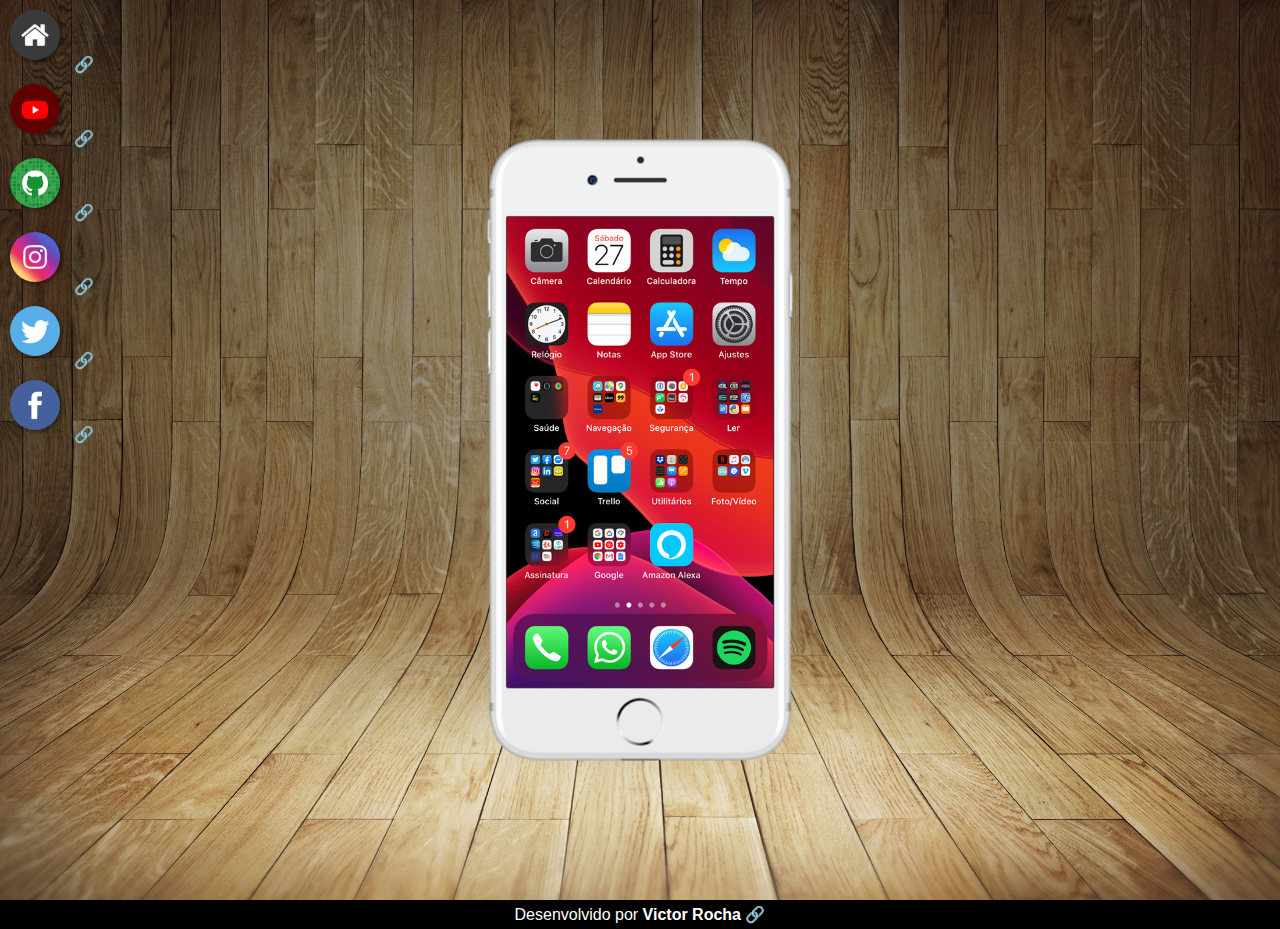
<file: index.html>
<!DOCTYPE html>
<html lang="pt-br">
<head>
    <meta charset="UTF-8">
    <meta name="viewport" content="width=device-width, initial-scale=1.0">
    <link rel="shortcut icon" href="imagens/pacote-d013/favicon.ico" type="image/x-icon">
    <title>Projeto redes sociais</title>
    <link rel="stylesheet" href="estilos/style.css">
</head>
<body>
    <main>
        <section id="telefone">
            <iframe src="home.html" name="tela" id="tela" frameborder="0">
                Seu navegador não é compatível!
            </iframe>
        </section>
        <sections id="redes-sociais">
            <a href="home.html" target="tela"><img src="imagens/pacote-d013/imagens/logo-home.jpg" alt="home"></a><br>
            <a href="youtube.html" target="tela"><img src="imagens/pacote-d013/imagens/logo-youtube.jpg" alt="youtube"></a><br>
            <a href="github.html" target="tela"><img src="imagens/pacote-d013/imagens/logo-github.jpg" alt=""></a><br>
            <a href="instagram.html" target="tela"><img src="imagens/pacote-d013/imagens/logo-instagram.jpg" alt="instagram"></a><br>
            <a href="twitter.html" target="tela"><img src="imagens/pacote-d013/imagens/logo-twitter.jpg" alt="twitter"></a><br>
            <a href="facebook.html" target="tela"><img src="imagens/pacote-d013/imagens/logo-facebook.jpg" alt="facebook"></a>
        </sections>
    </main>
    <footer>
        <p>Desenvolvido por <a href="https://github.com/dev-victorrocha" target="_blank">Victor Rocha</a></p>
    </footer>
</body>
</html>
</file>
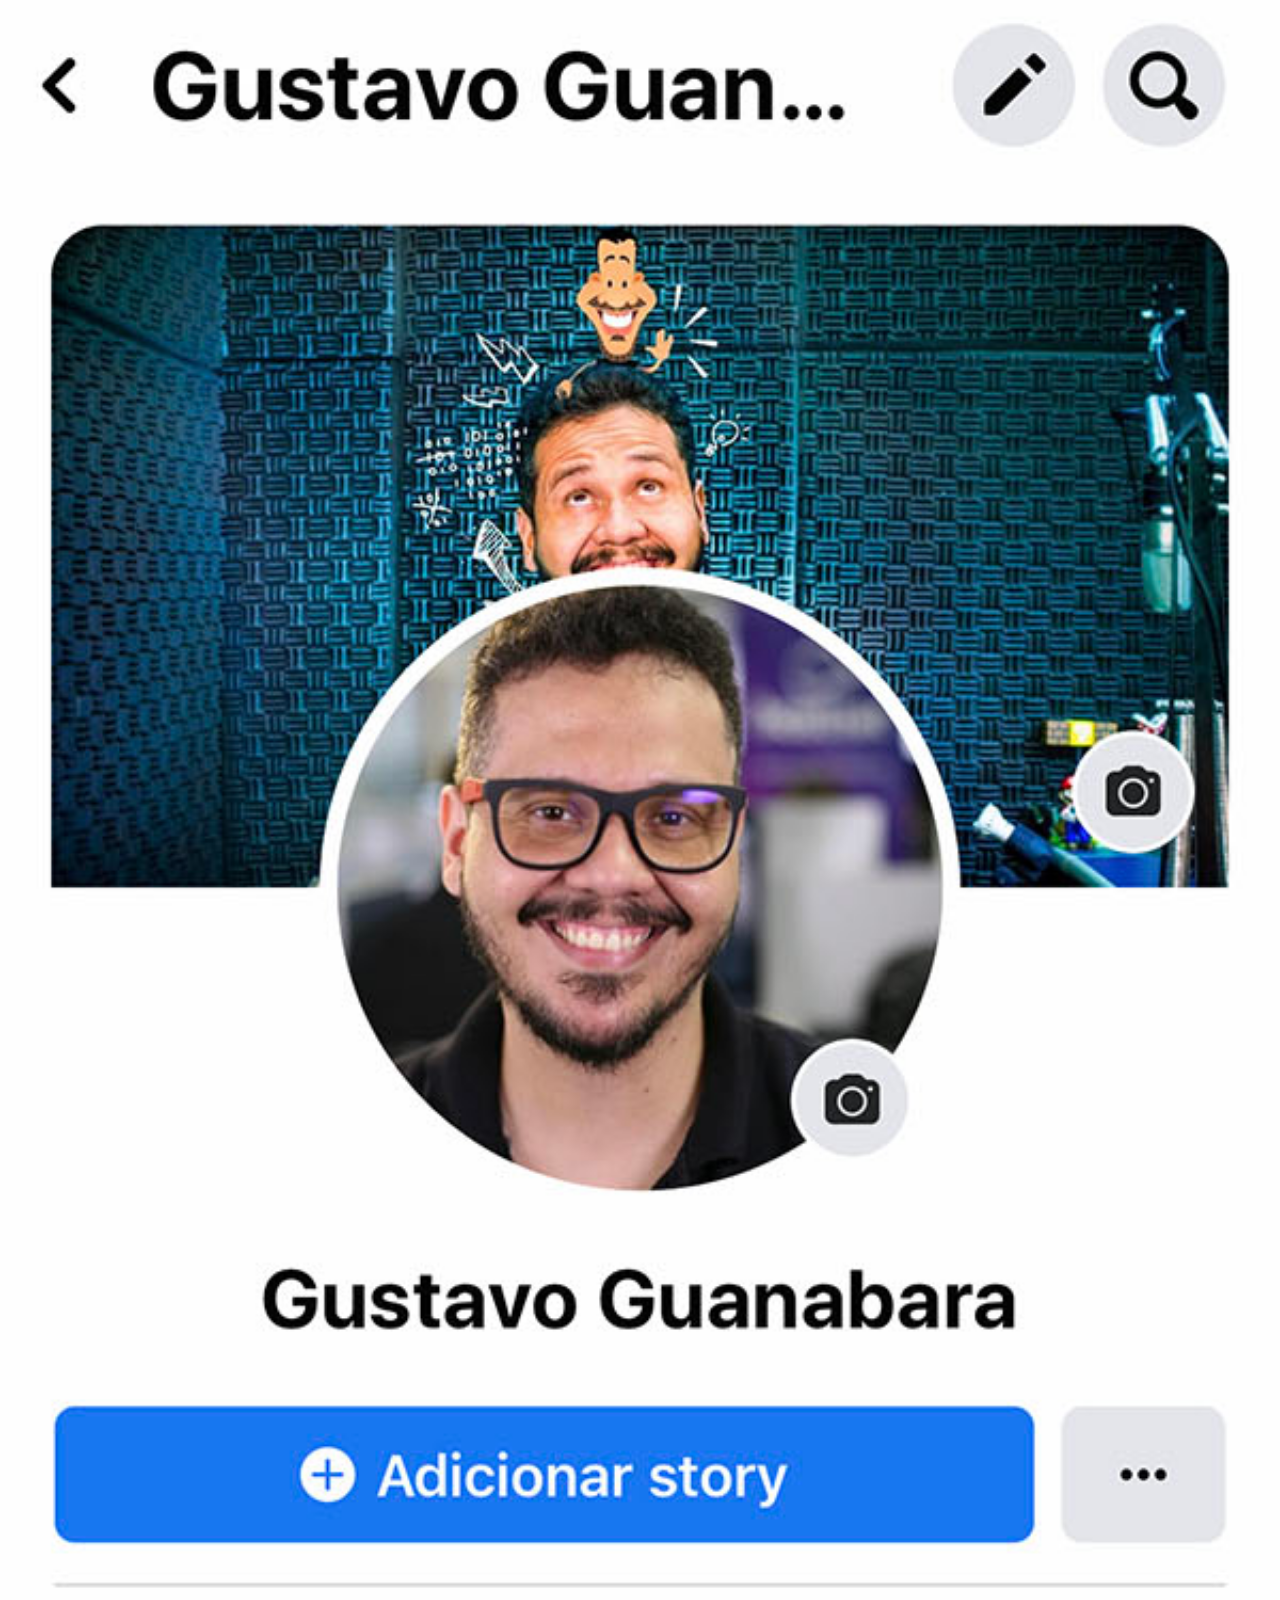
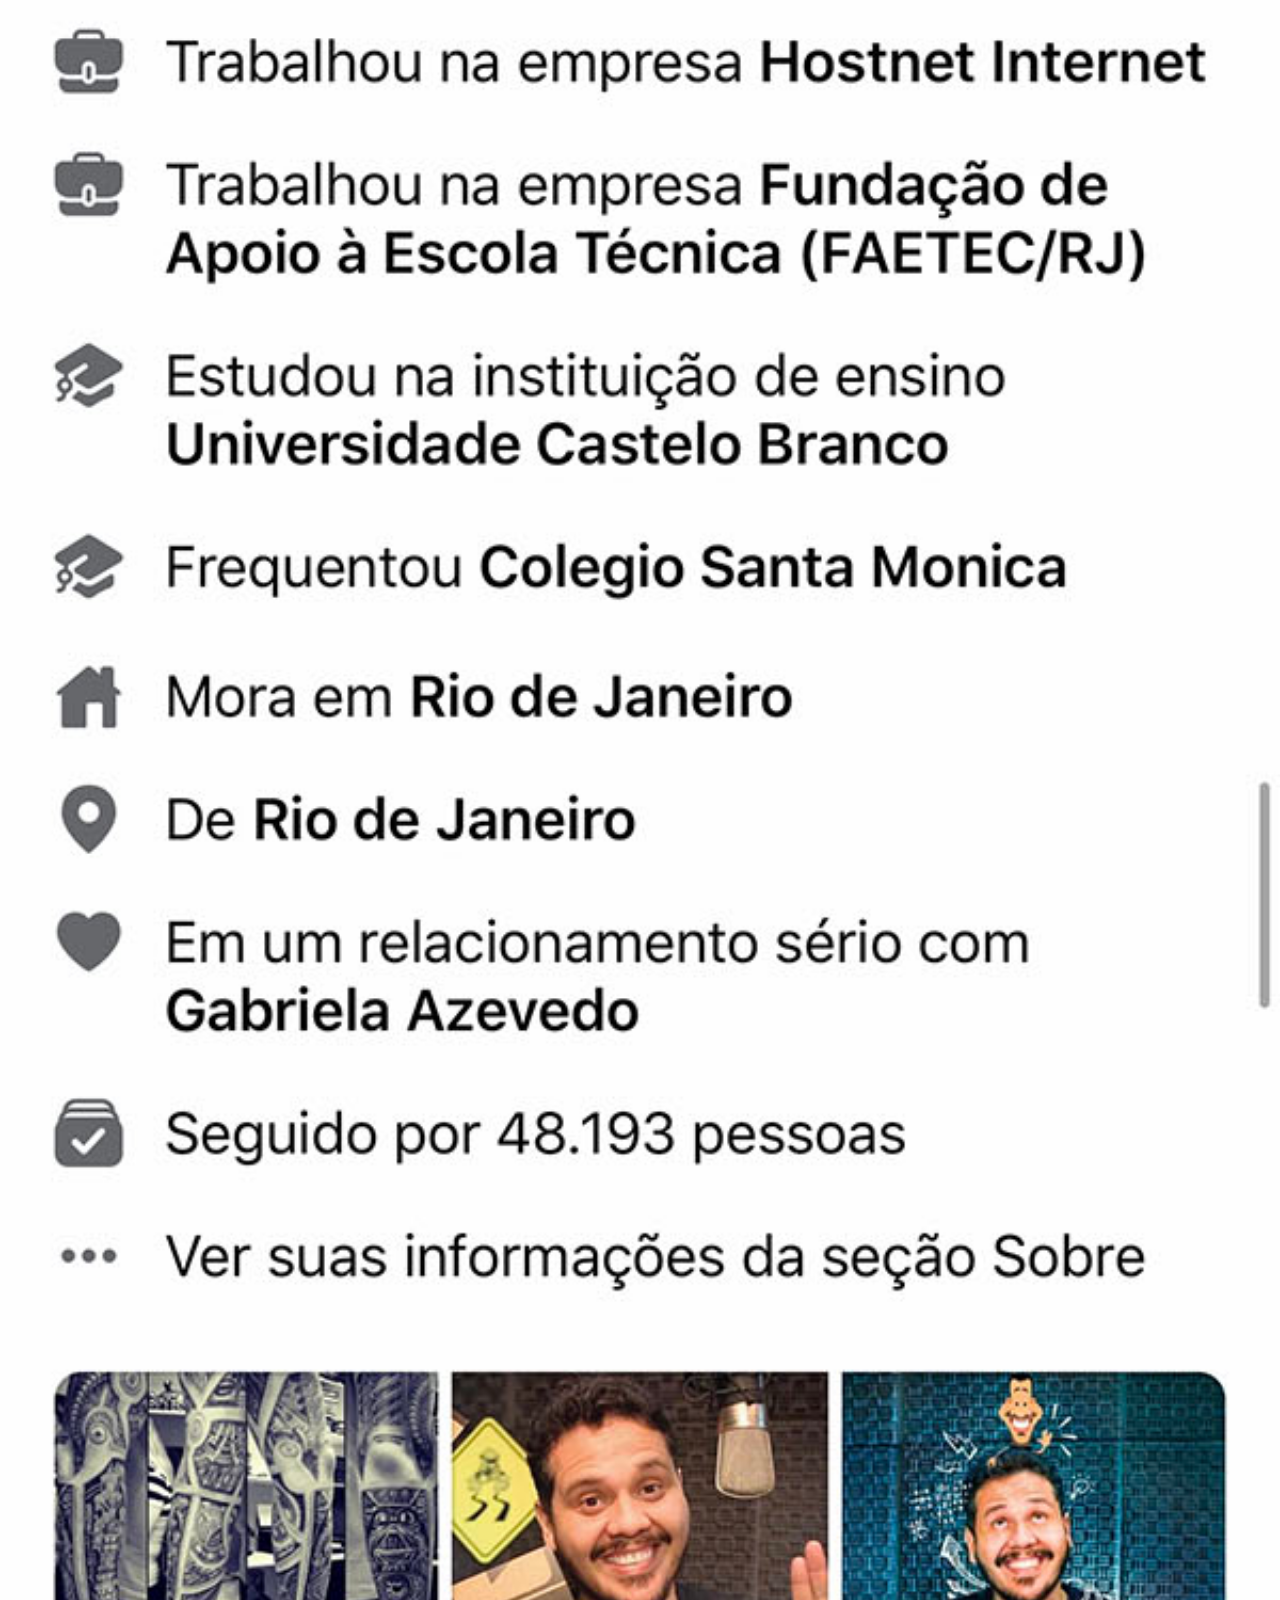
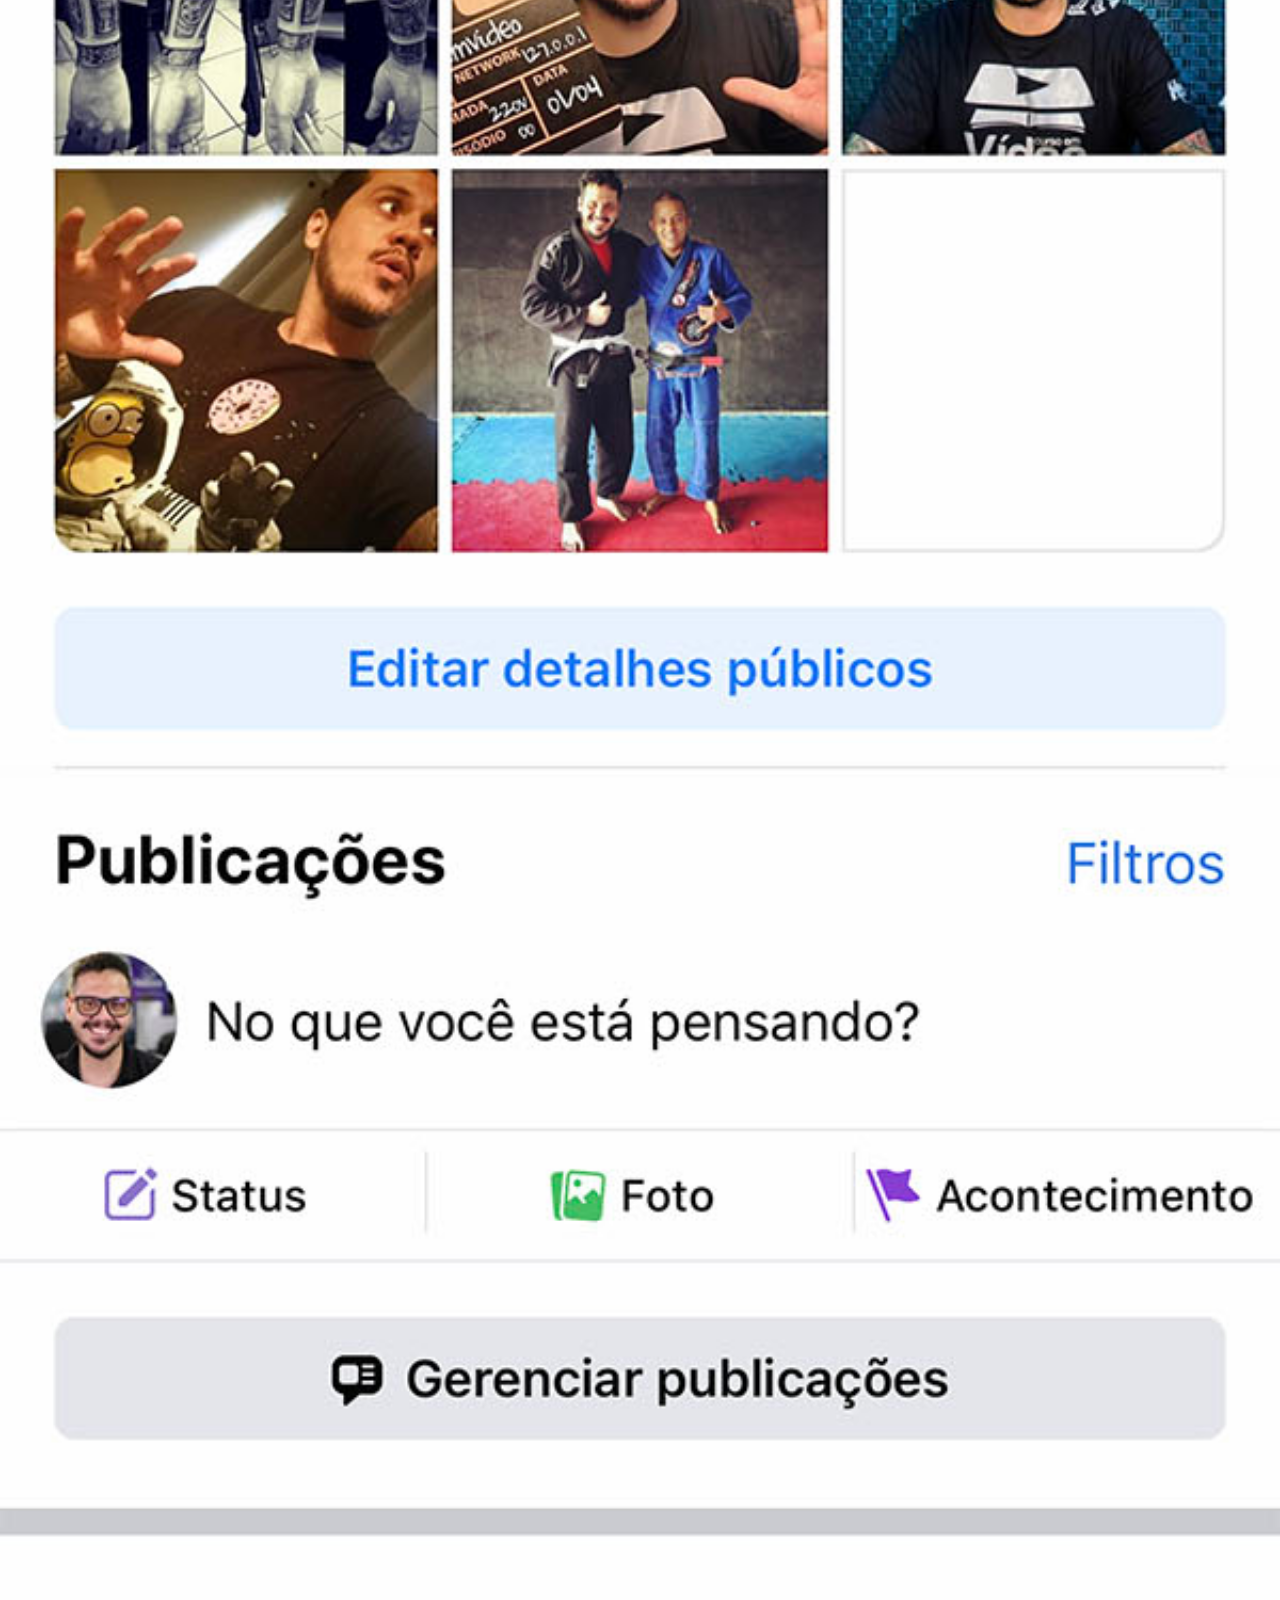
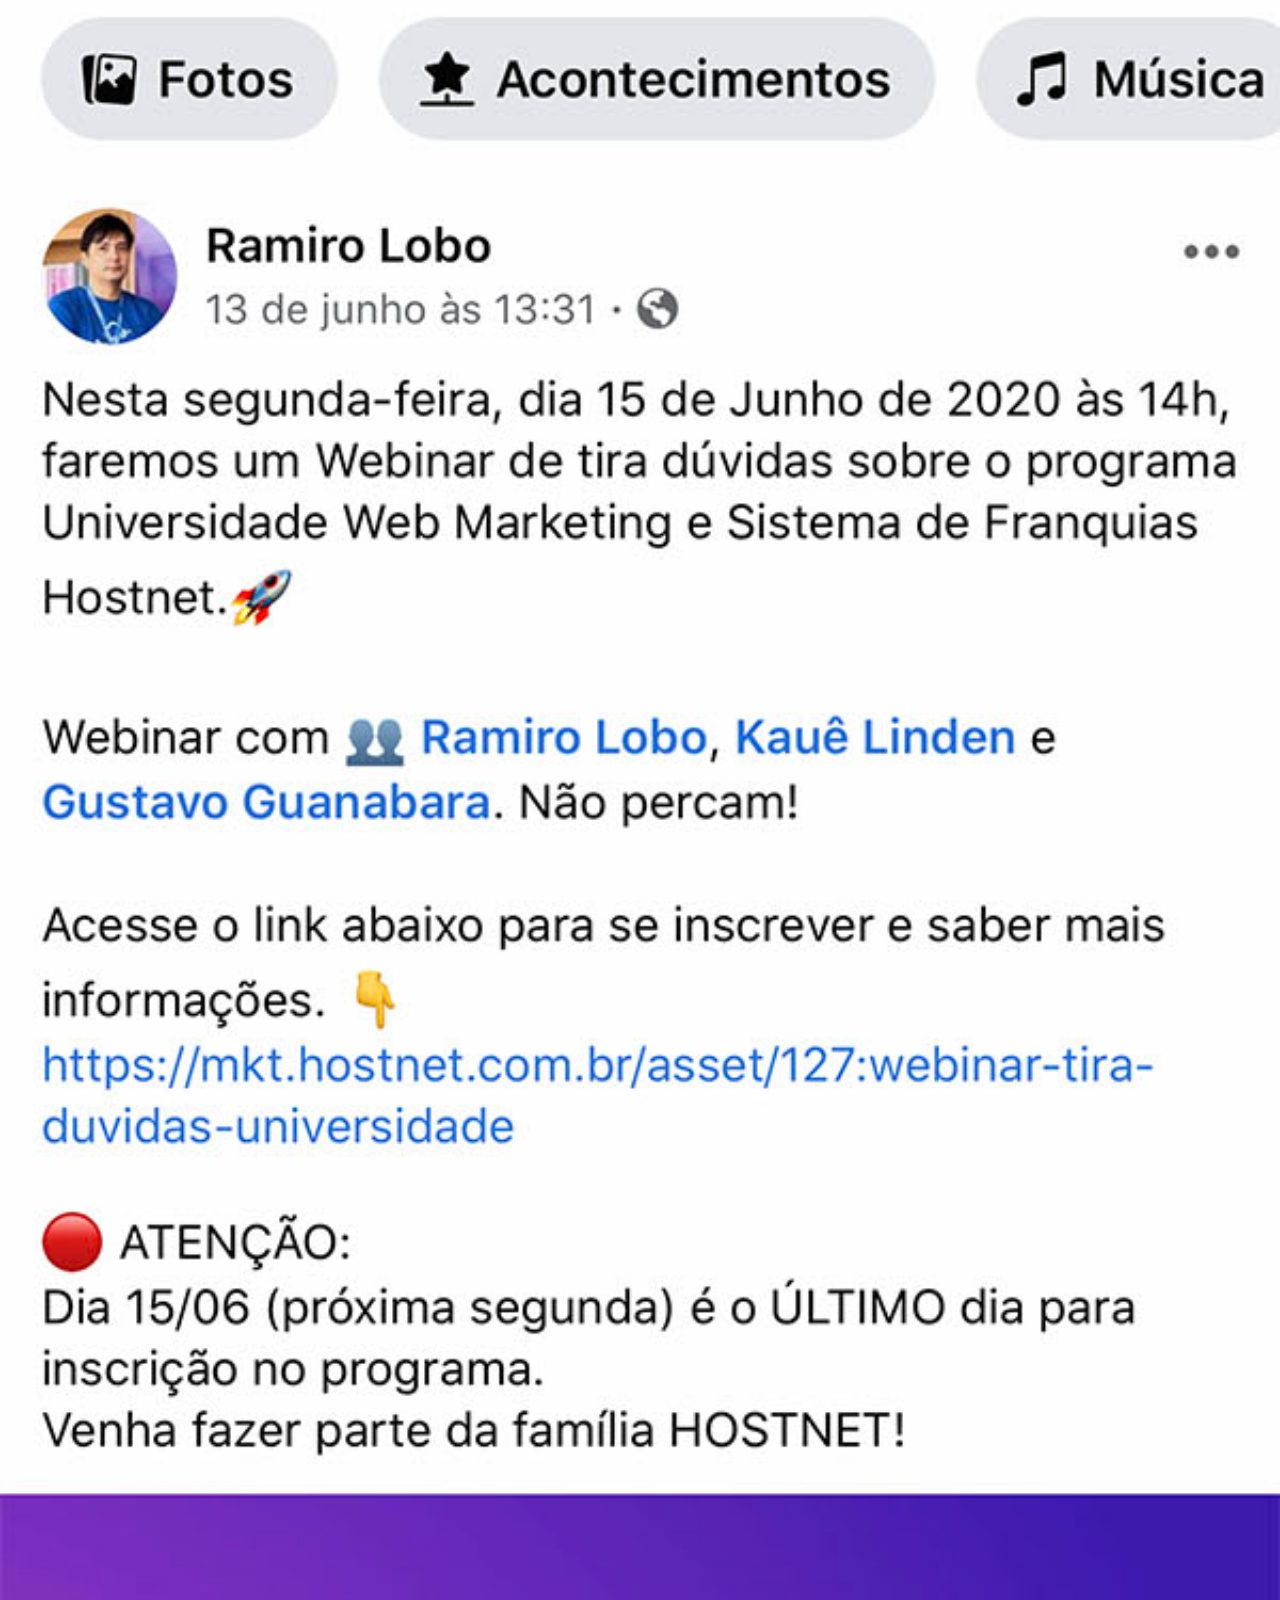
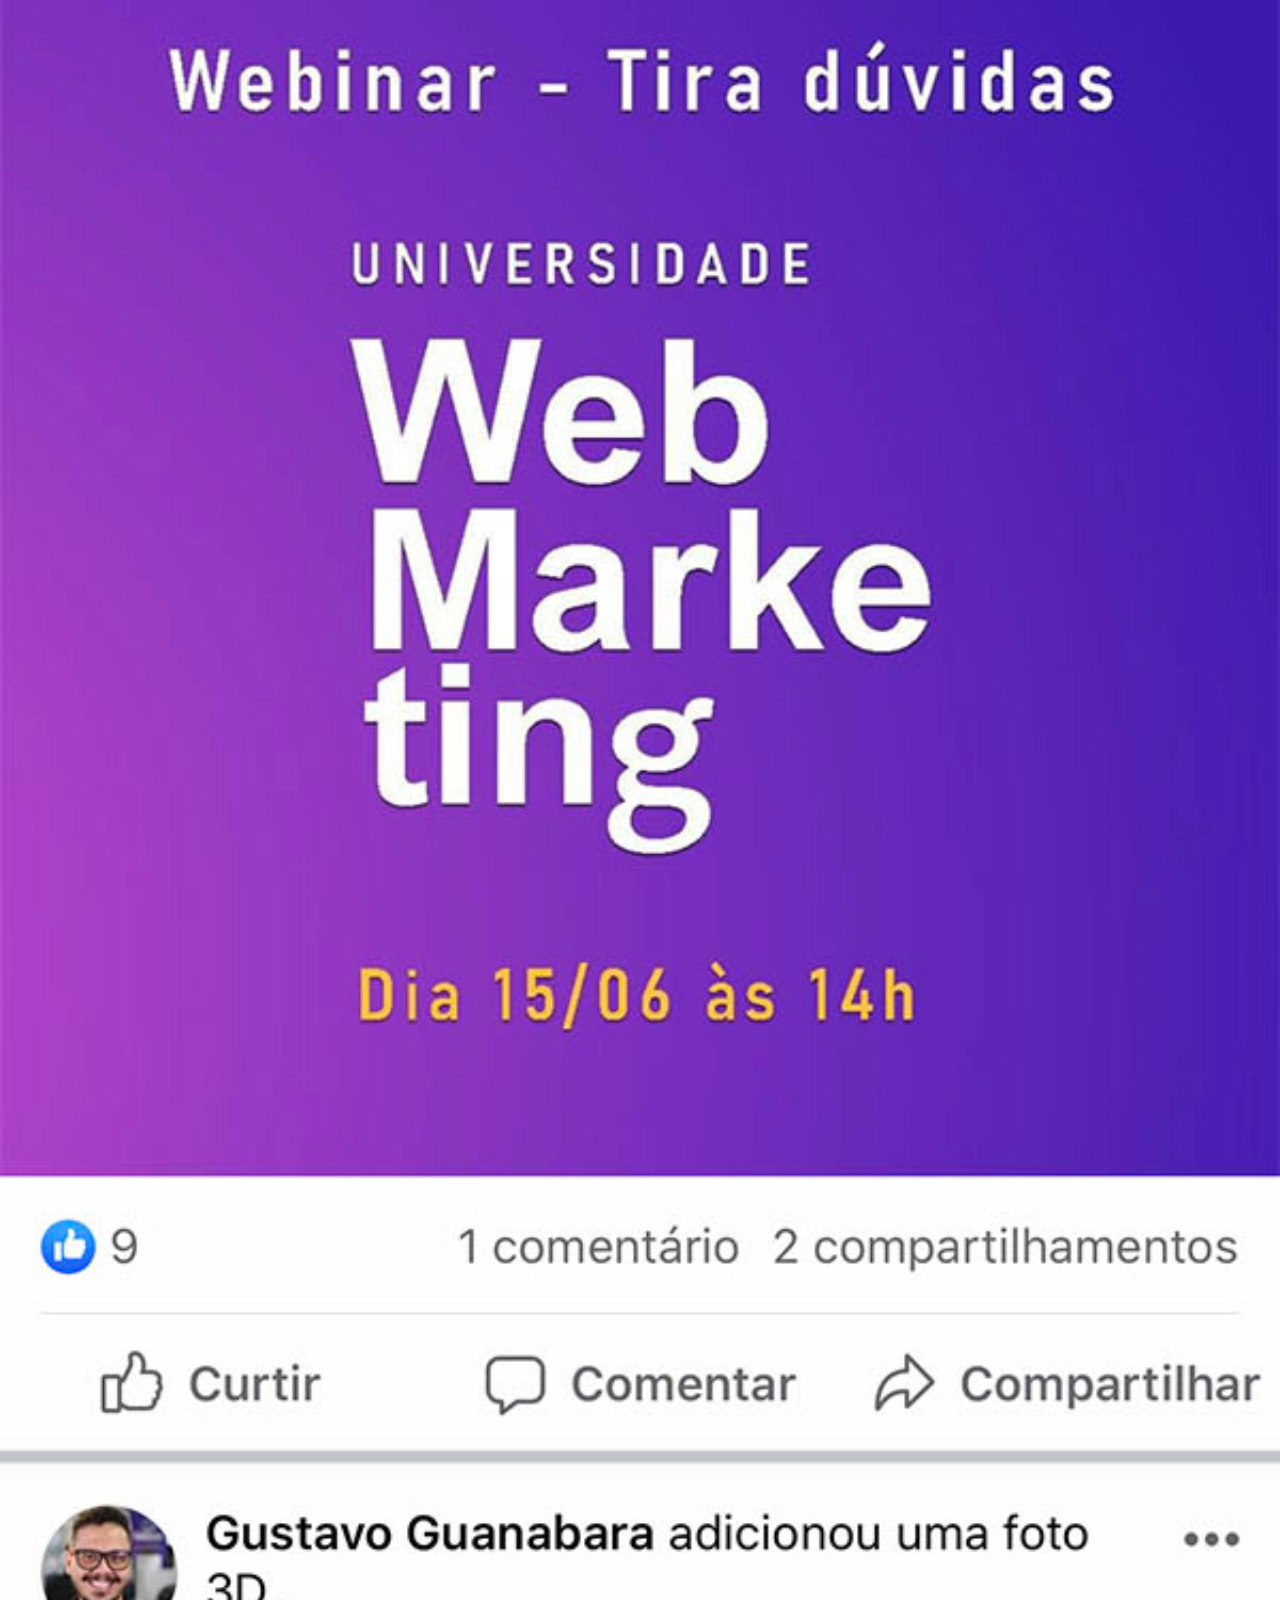
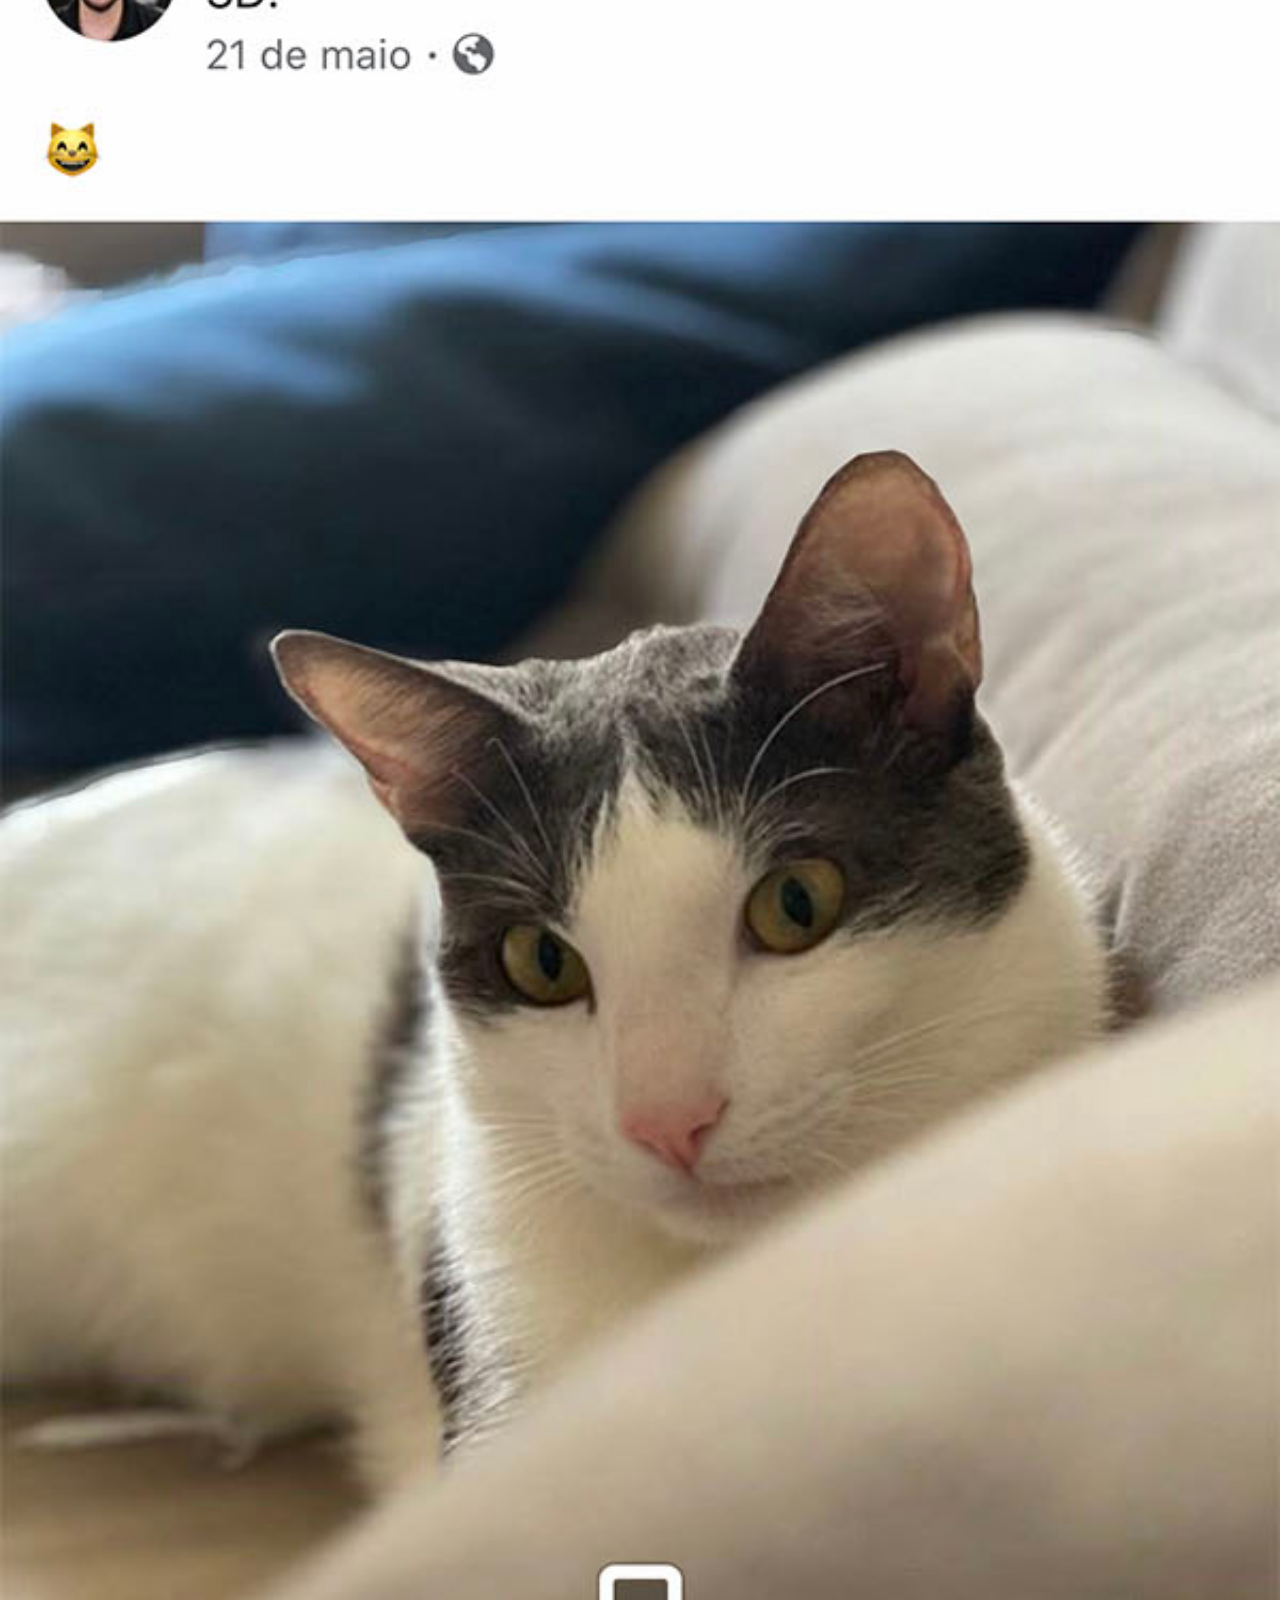
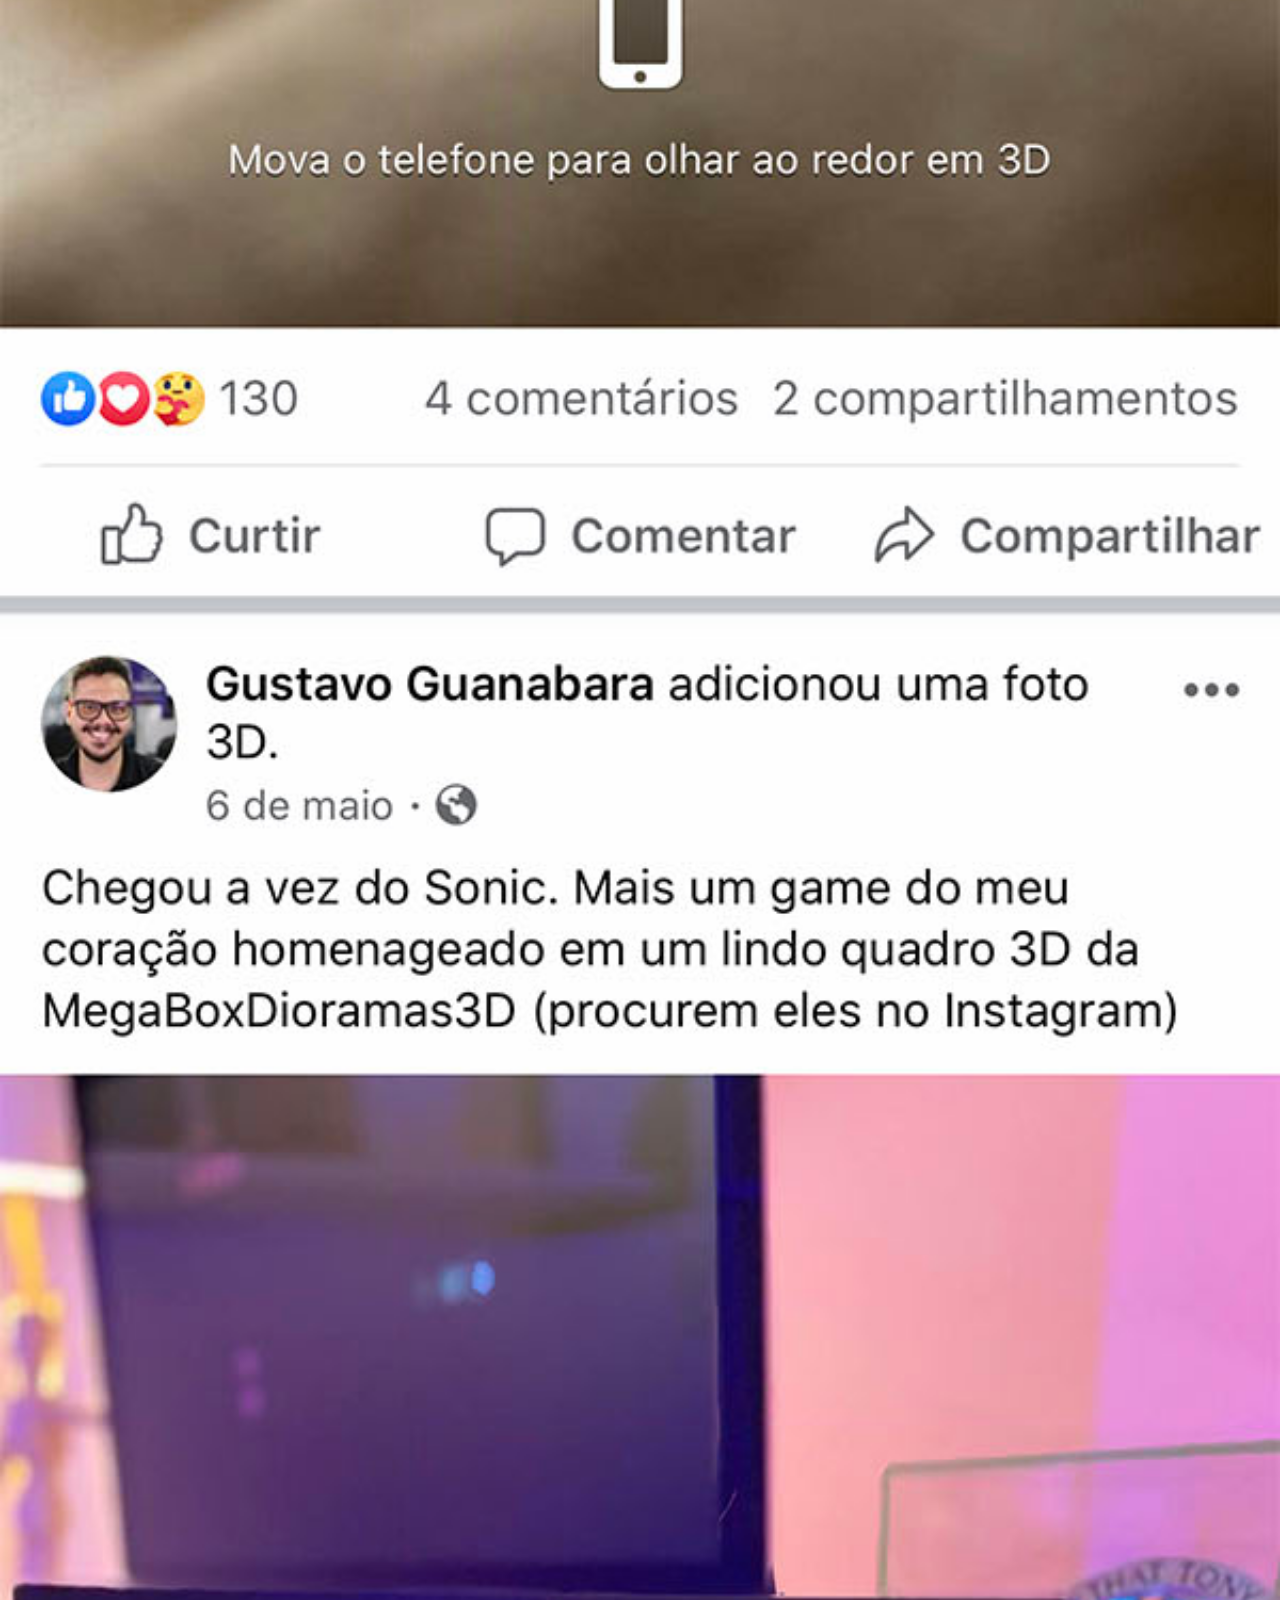
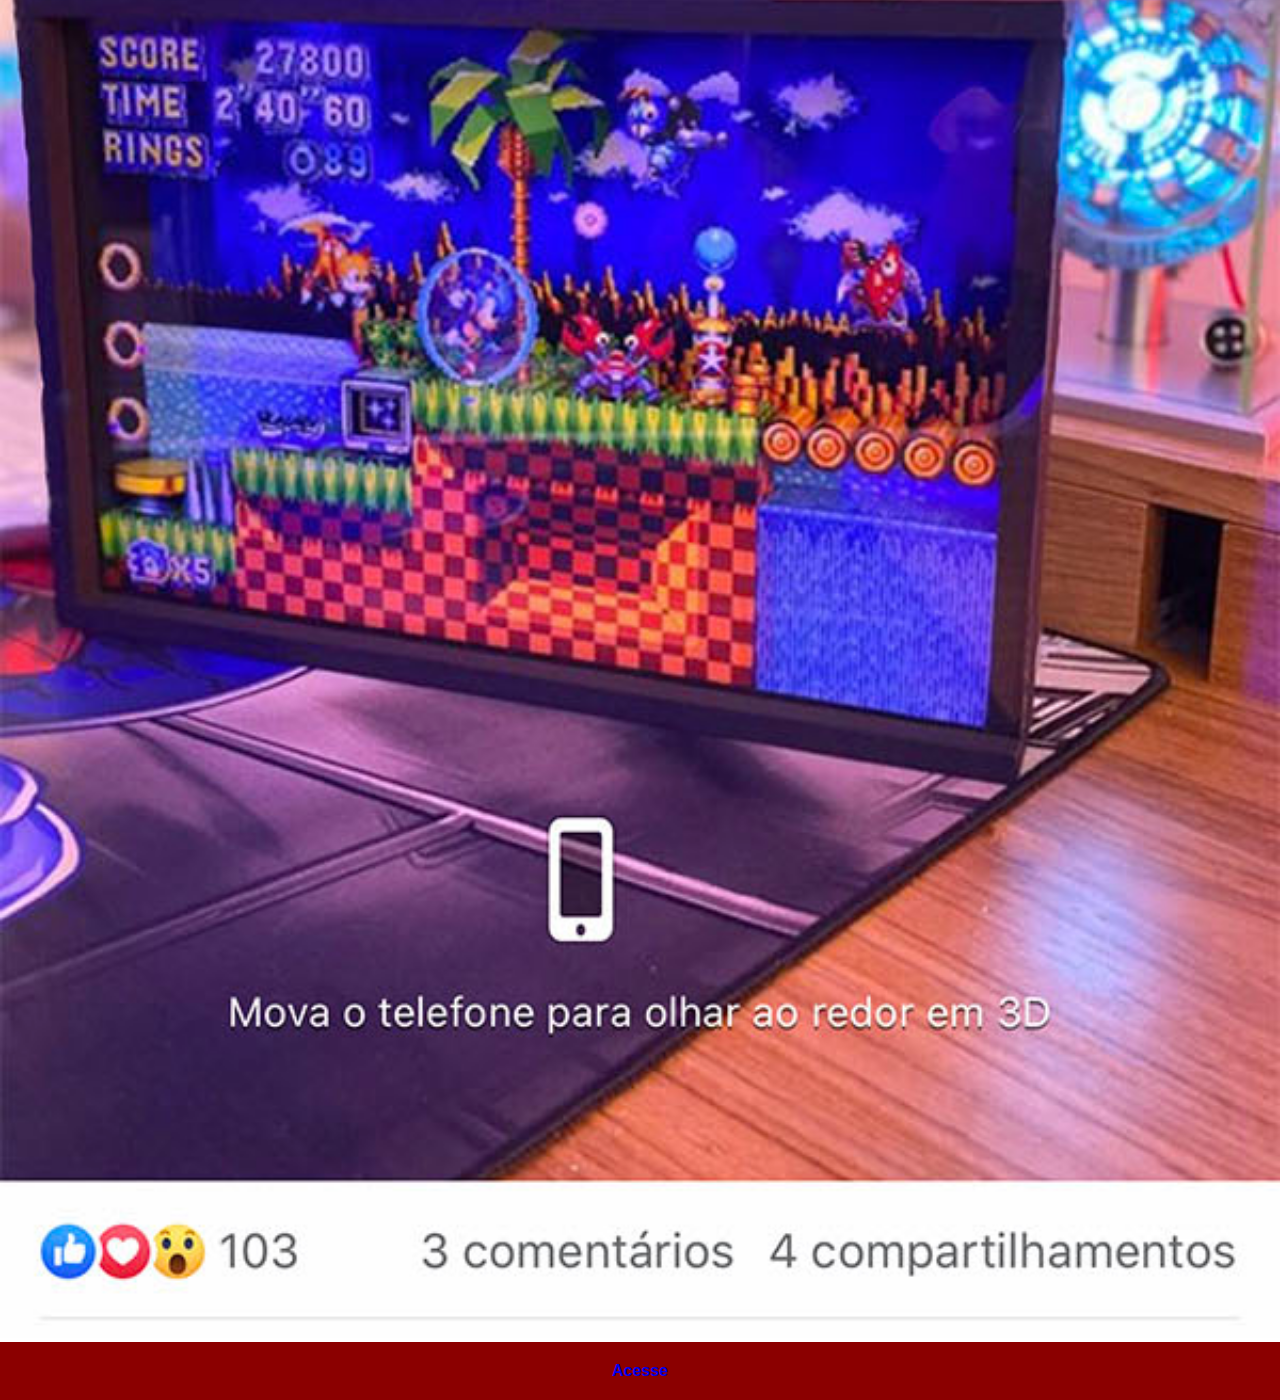
<file: facebook.html>
<!DOCTYPE html>
<html lang="pt-br">
<head>
    <meta charset="UTF-8">
    <meta name="viewport" content="width=device-width, initial-scale=1.0">
    <title>Facebook</title>
    <link rel="stylesheet" href="estilos/social.css">
</head>
<body>
    <img src="imagens/pacote-d013/imagens/tela-facebook.jpg" alt="Facebook"><a href="https://facebook.com/gustavoguanabara" target="_blank">Acesse</a>
</body>
</html>
</file>
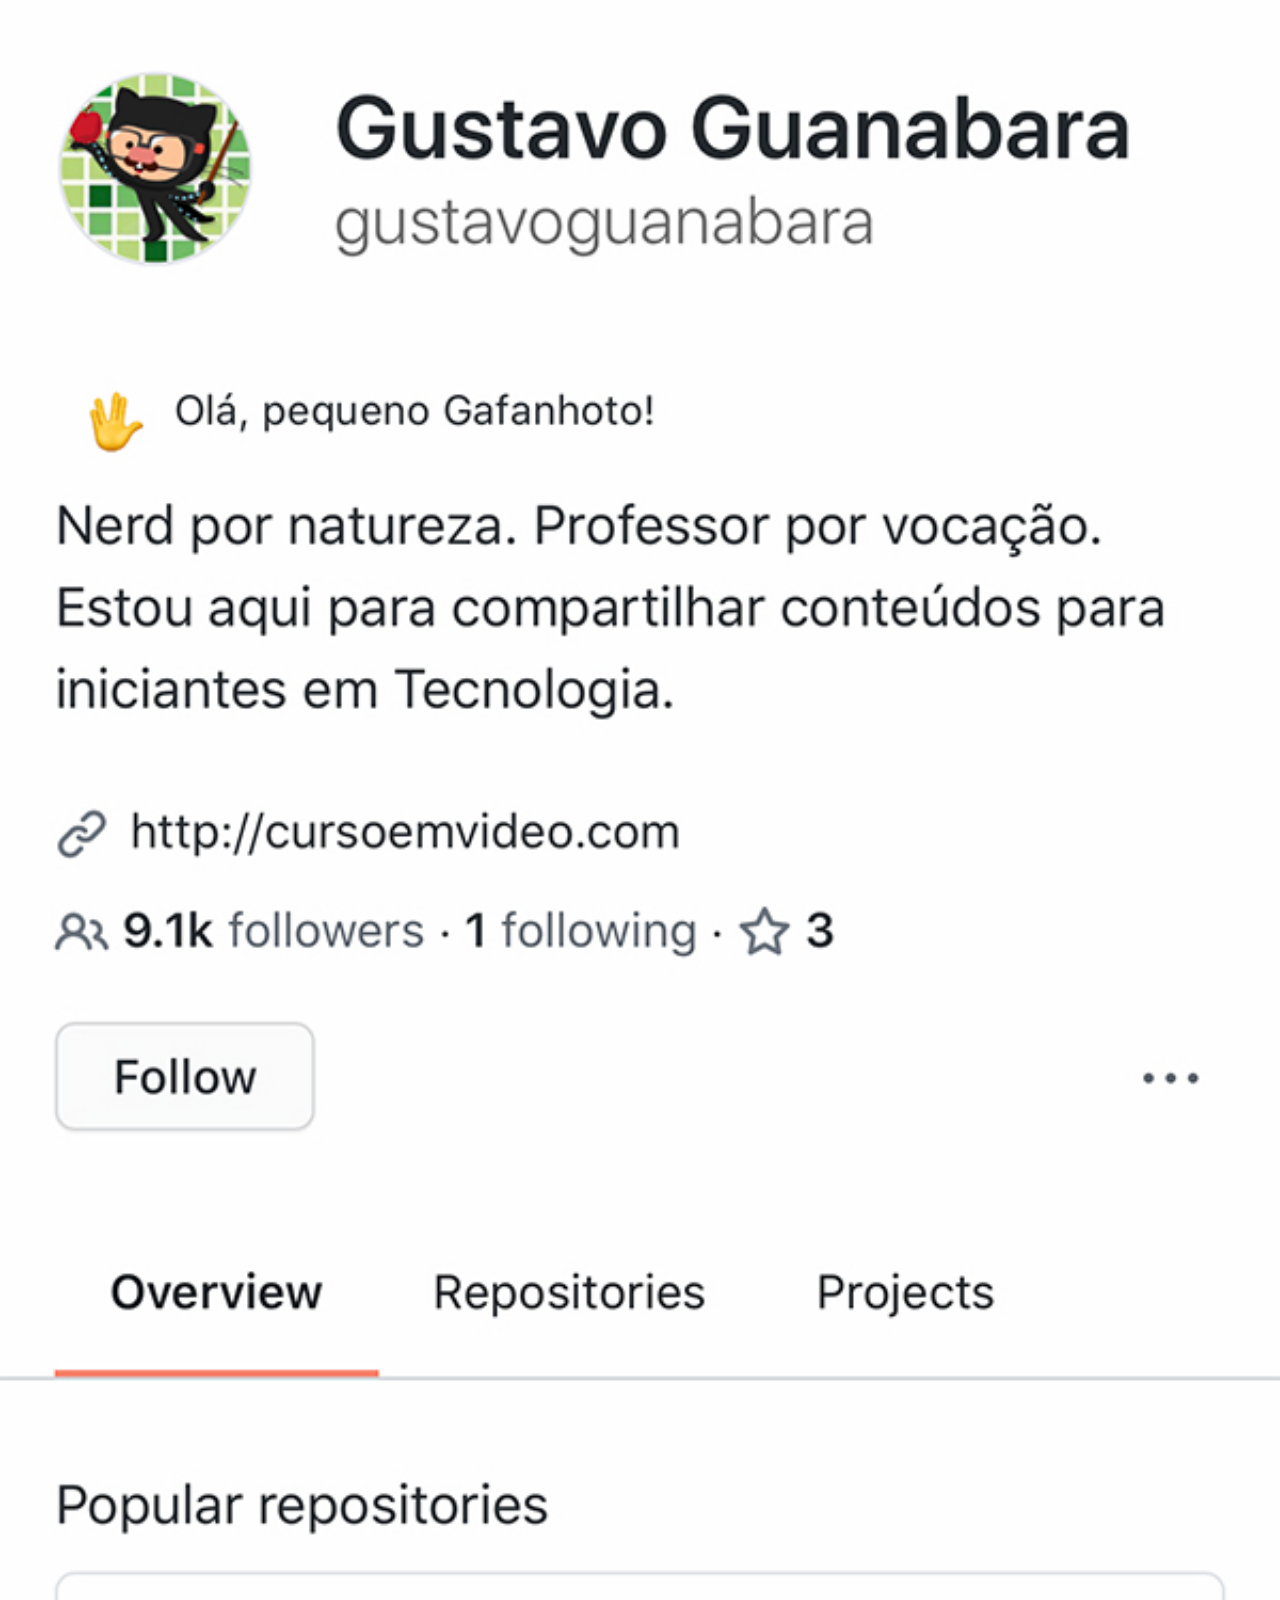
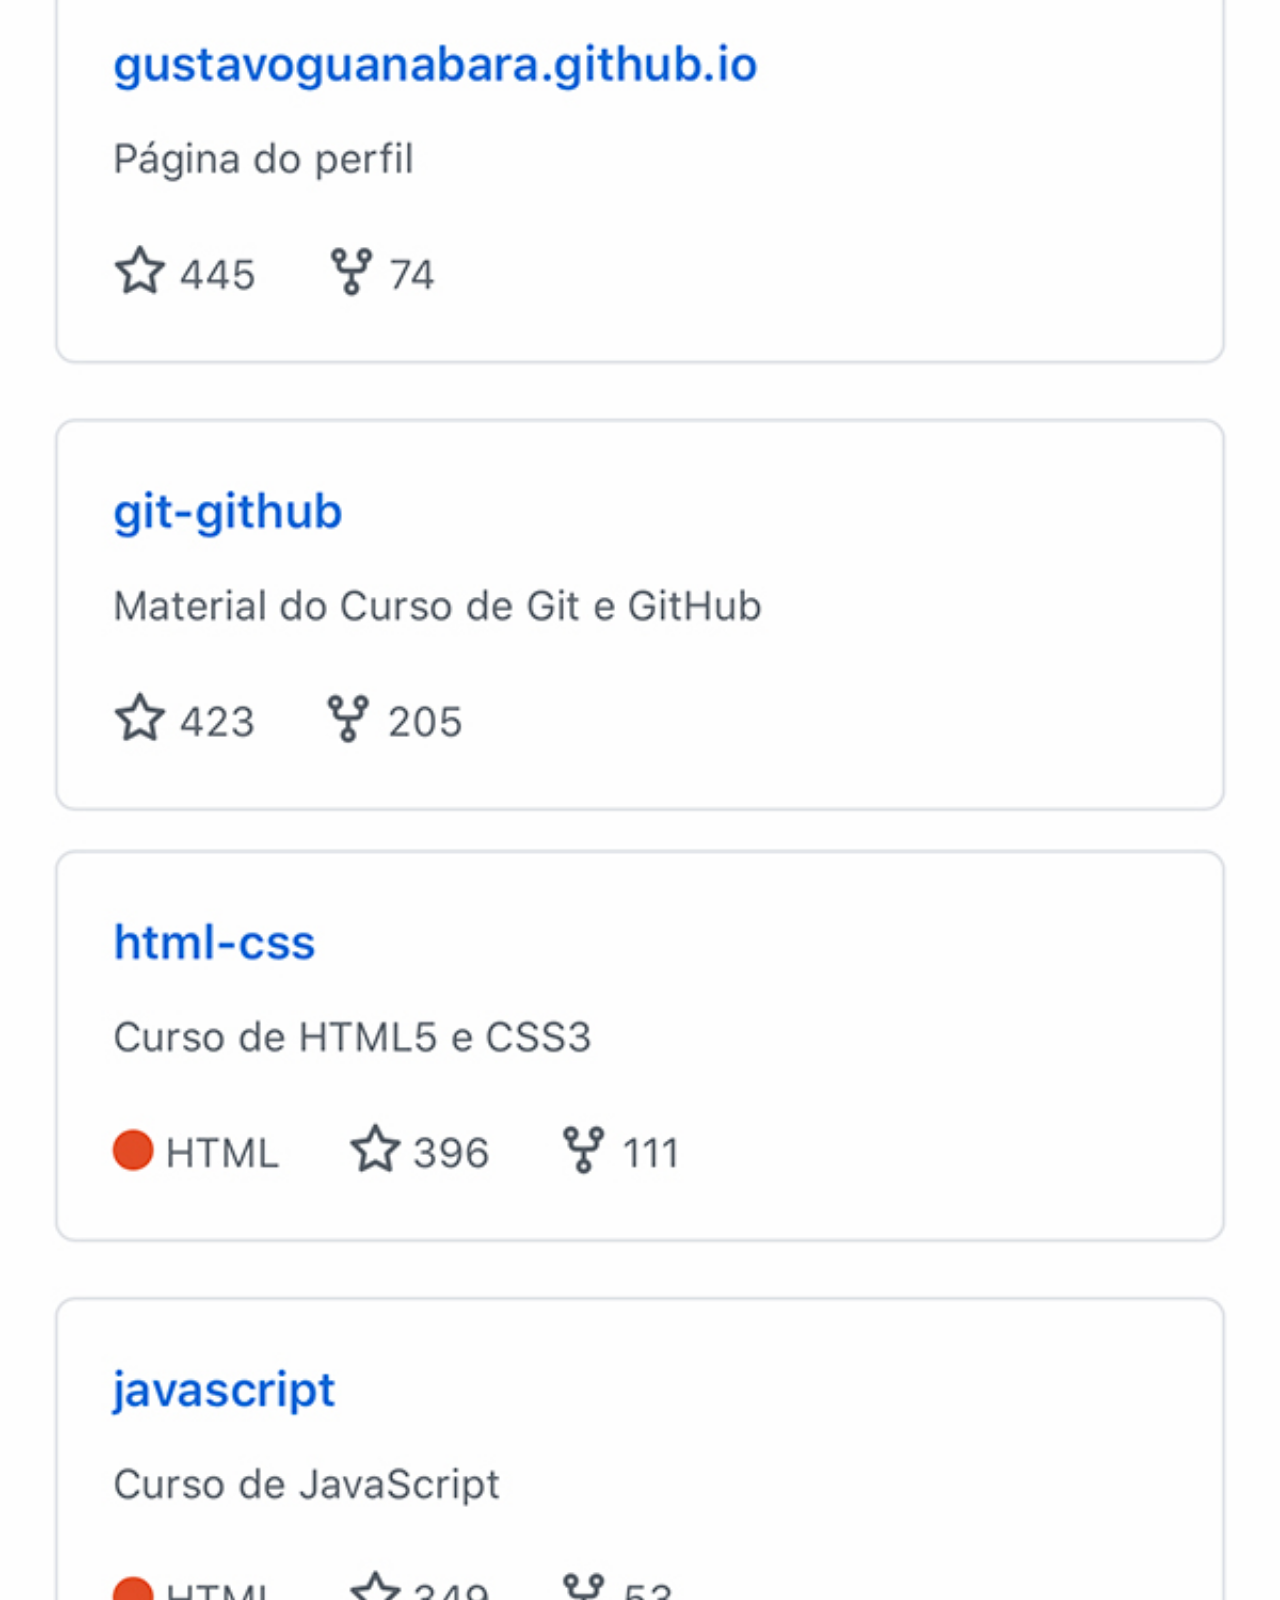
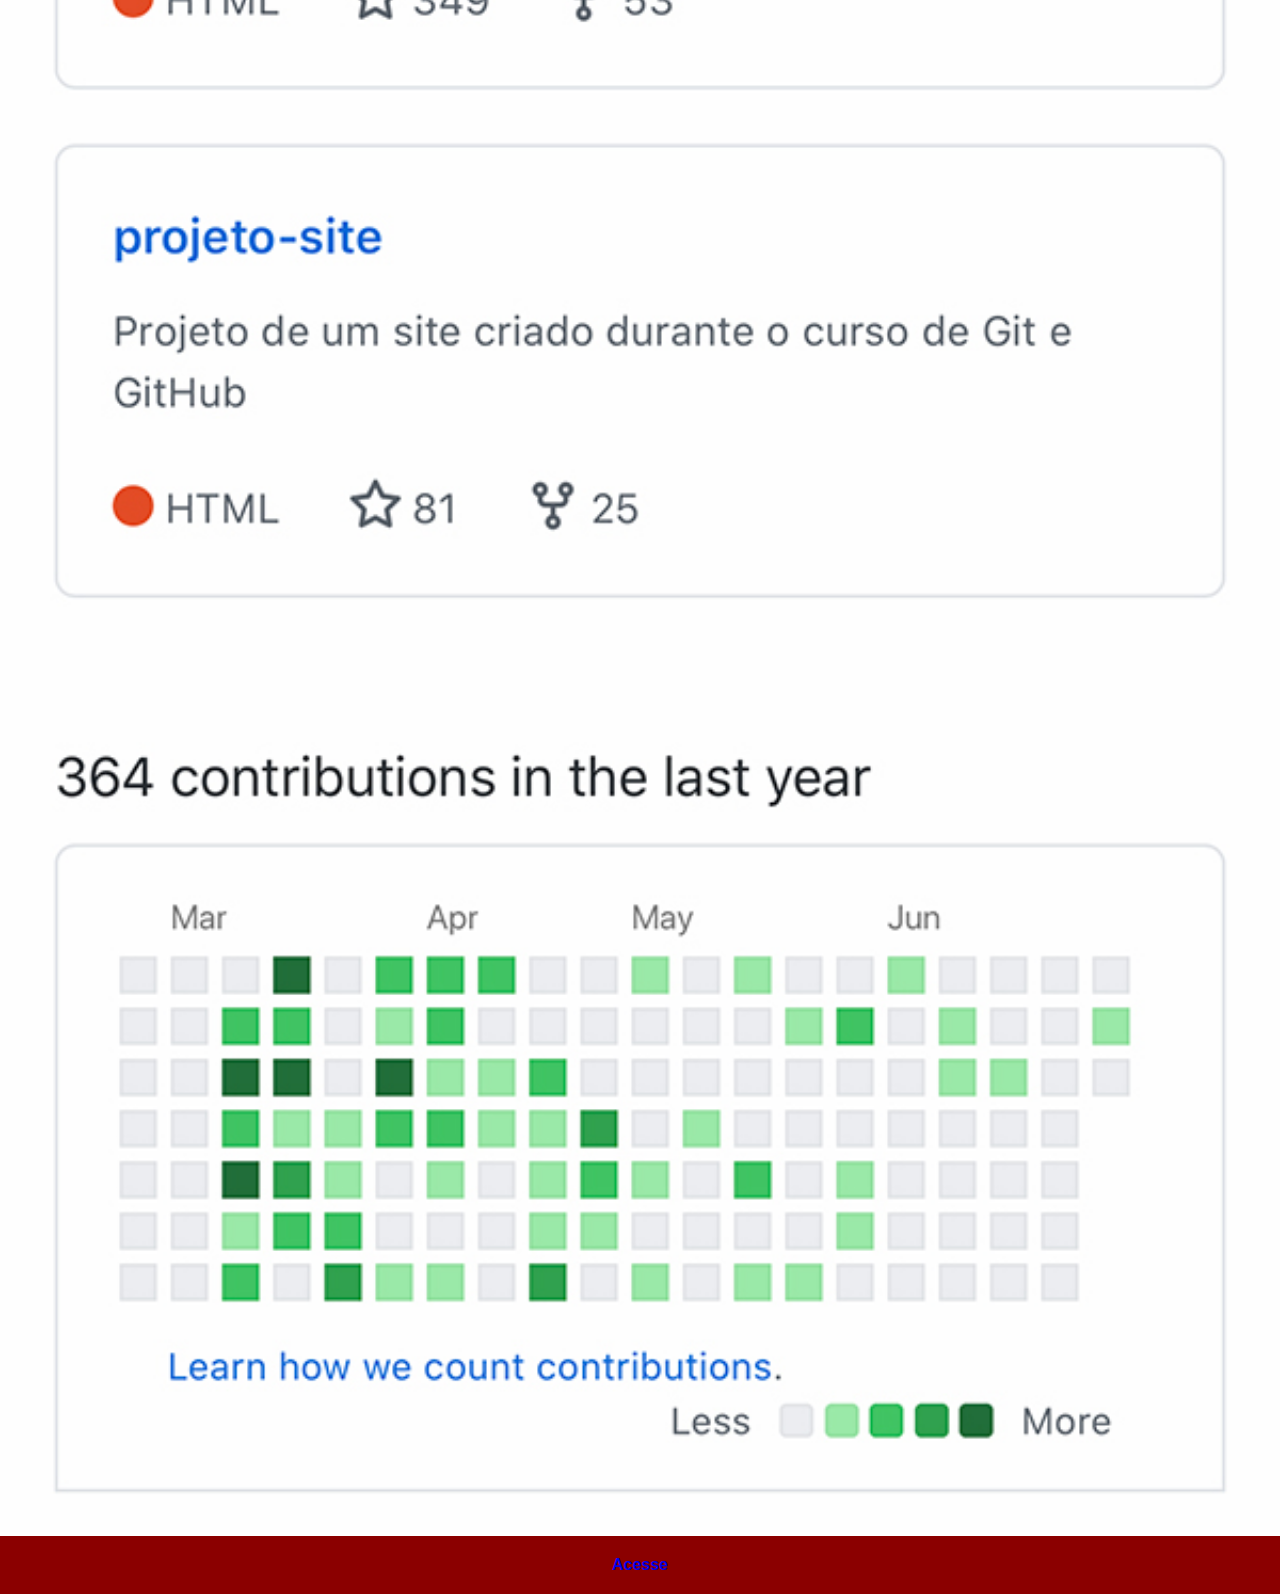
<file: github.html>
<!DOCTYPE html>
<html lang="pt-br">
<head>
    <meta charset="UTF-8">
    <meta name="viewport" content="width=device-width, initial-scale=1.0">
    <title>GitHub</title>
    <link rel="stylesheet" href="estilos/social.css">
</head>
<body>
    <img src="imagens/pacote-d013/imagens/tela-github.jpg" alt="GitHub"><a href="https://gustavoguanabara.github.io" target="_blank">Acesse</a>
</body>
</html>
</file>
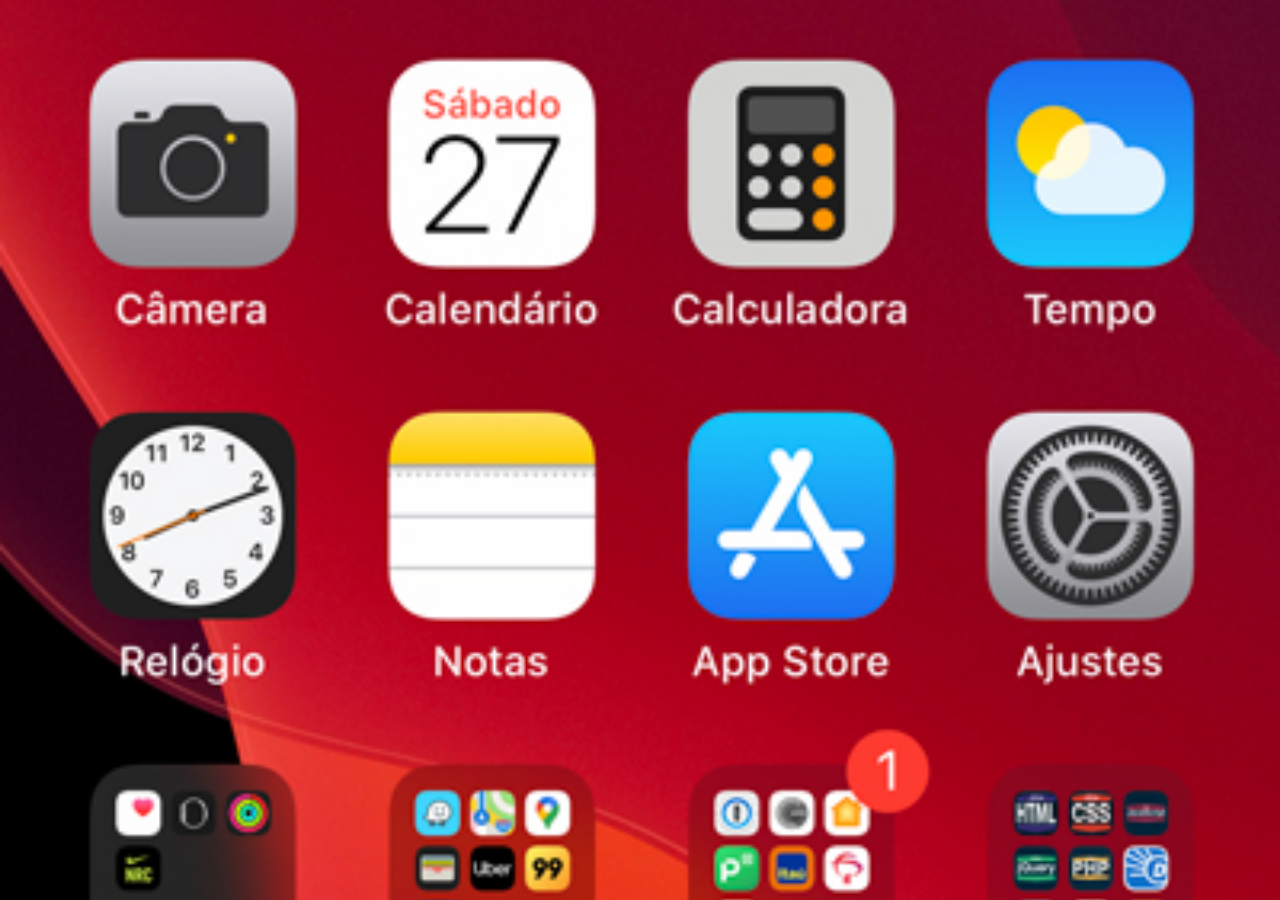
<file: home.html>
<!DOCTYPE html>
<html lang="pt-br">
<head>
    <meta charset="UTF-8">
    <meta name="viewport" content="width=device-width, initial-scale=1.0">
    <title>Home</title>
    <style>
        * {
            margin: 0px;
            padding: 0px;
        }

        body {
            height: 100vh;
            width: 100vw;
            background: black url('imagens/pacote-d013/imagens/tela-home.jpg') no-repeat top center;
            background-size: cover;
        }
    </style>
</head>
<body>
    
</body>
</html>
</file>
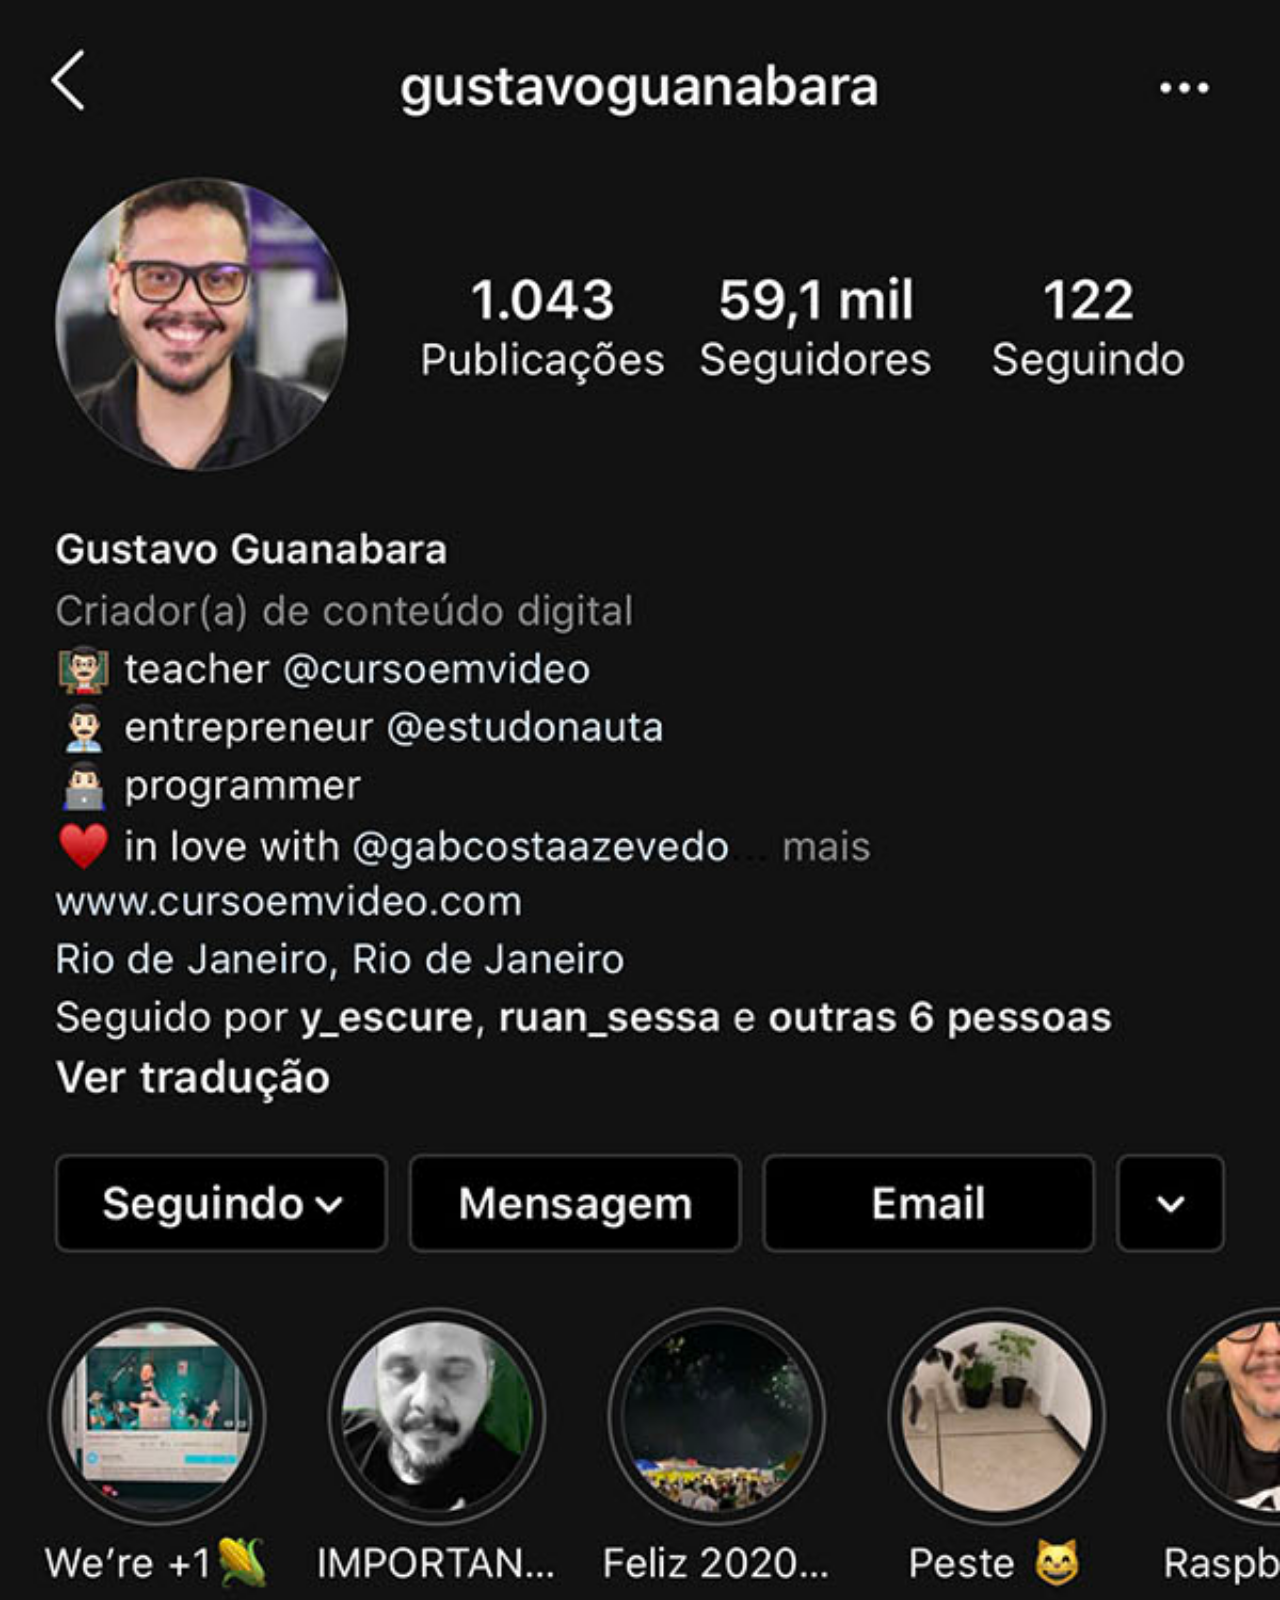
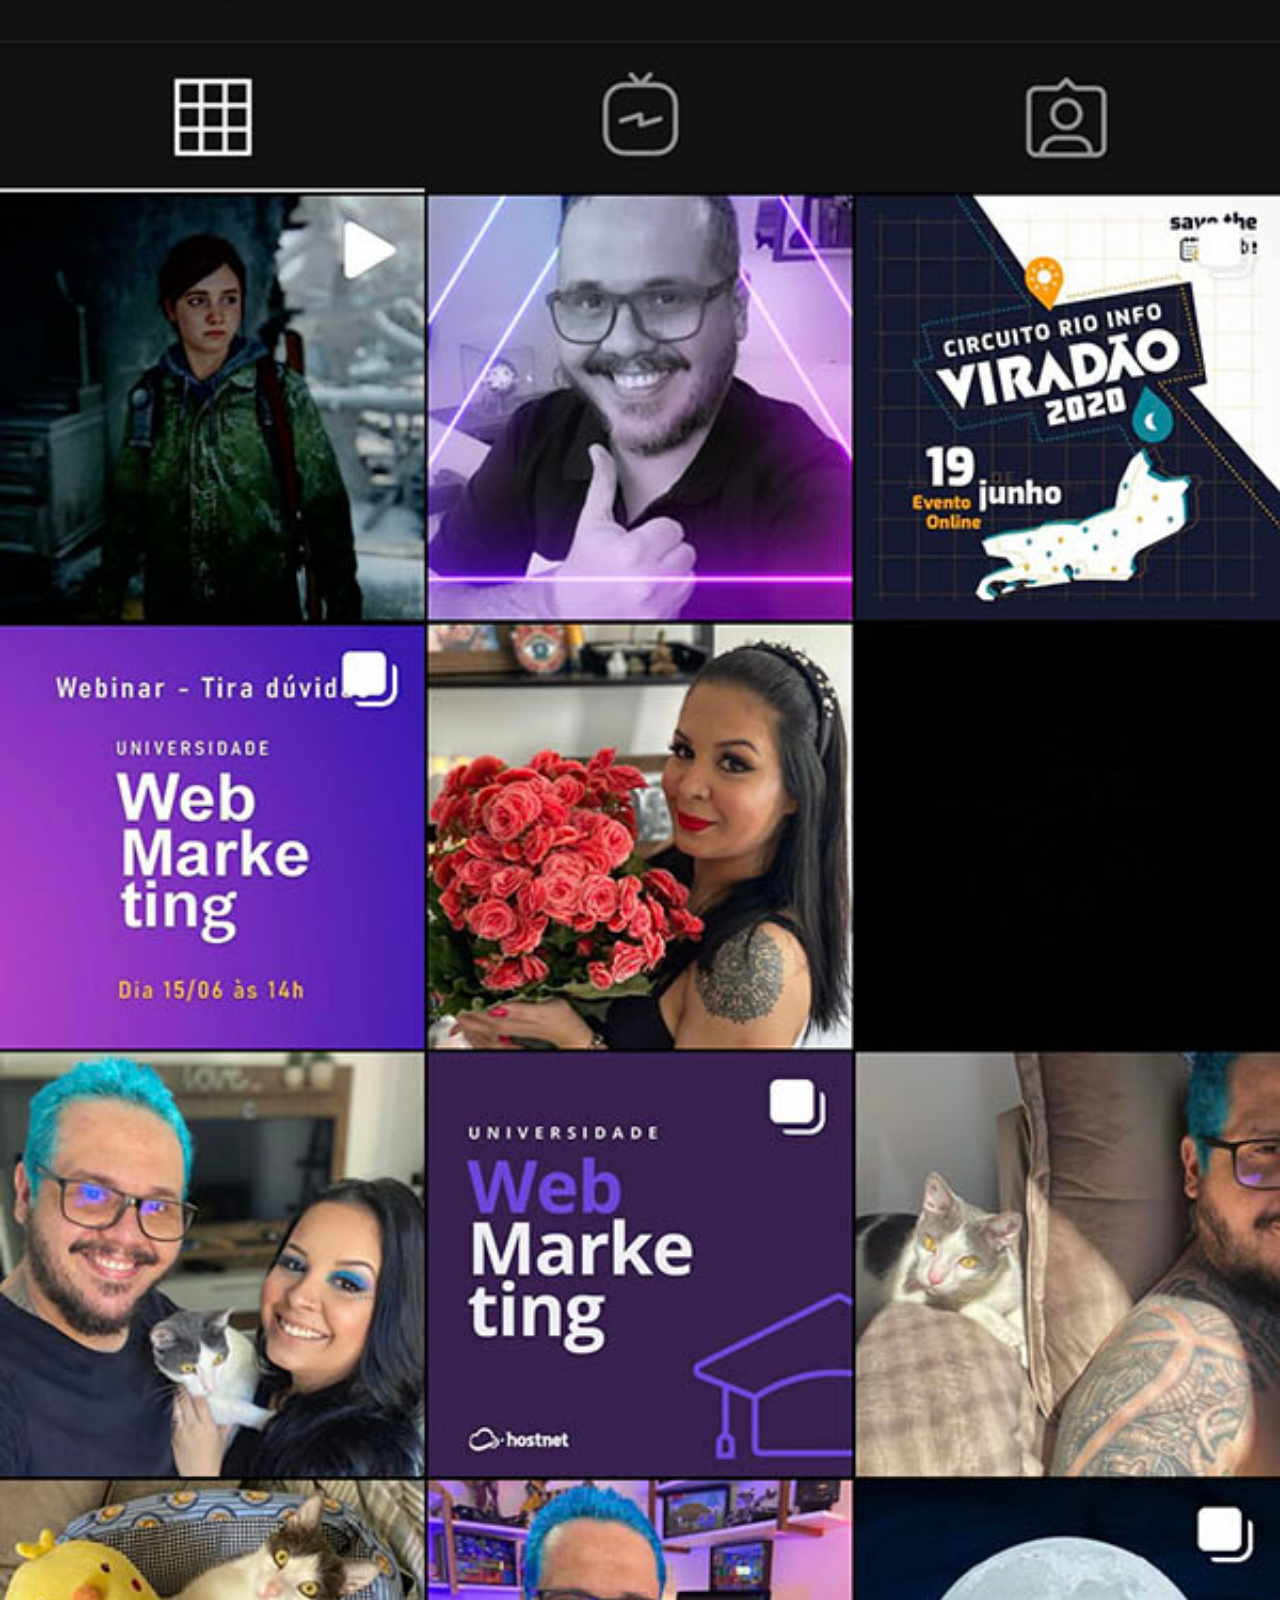
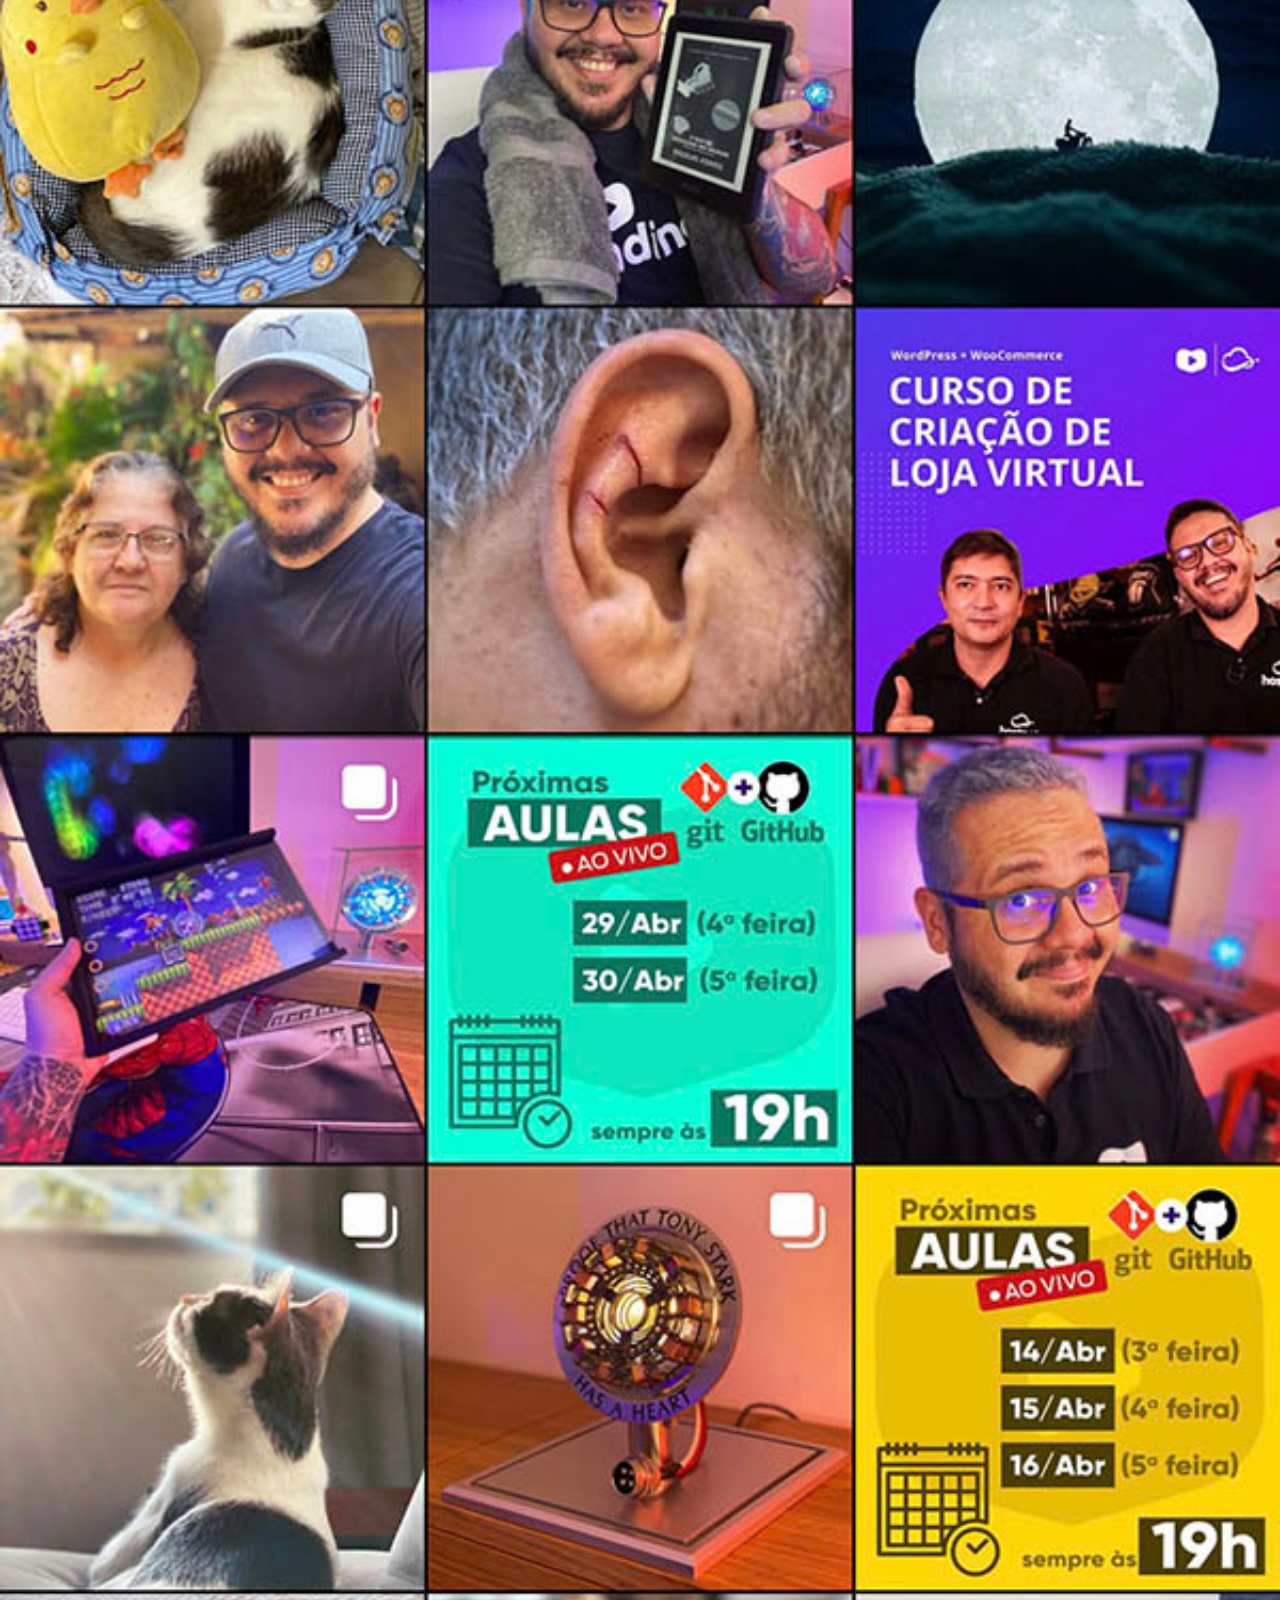
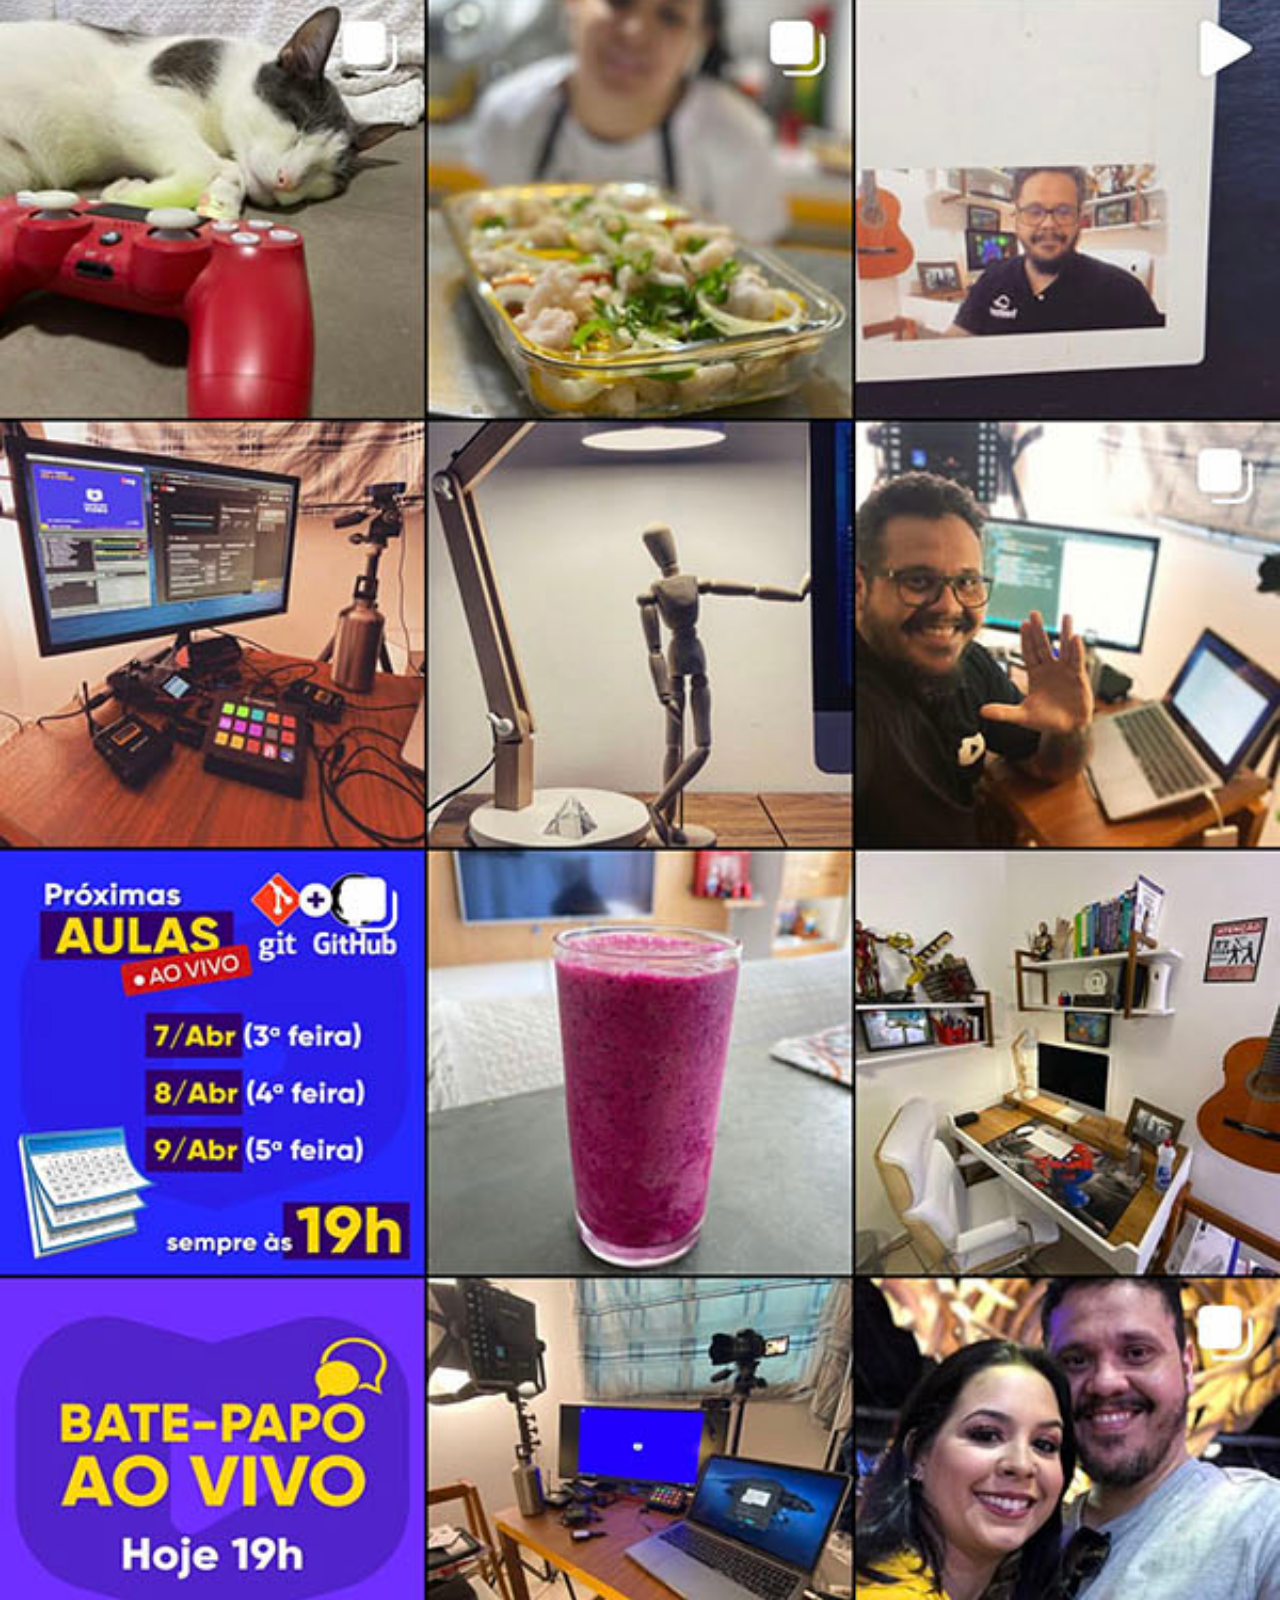
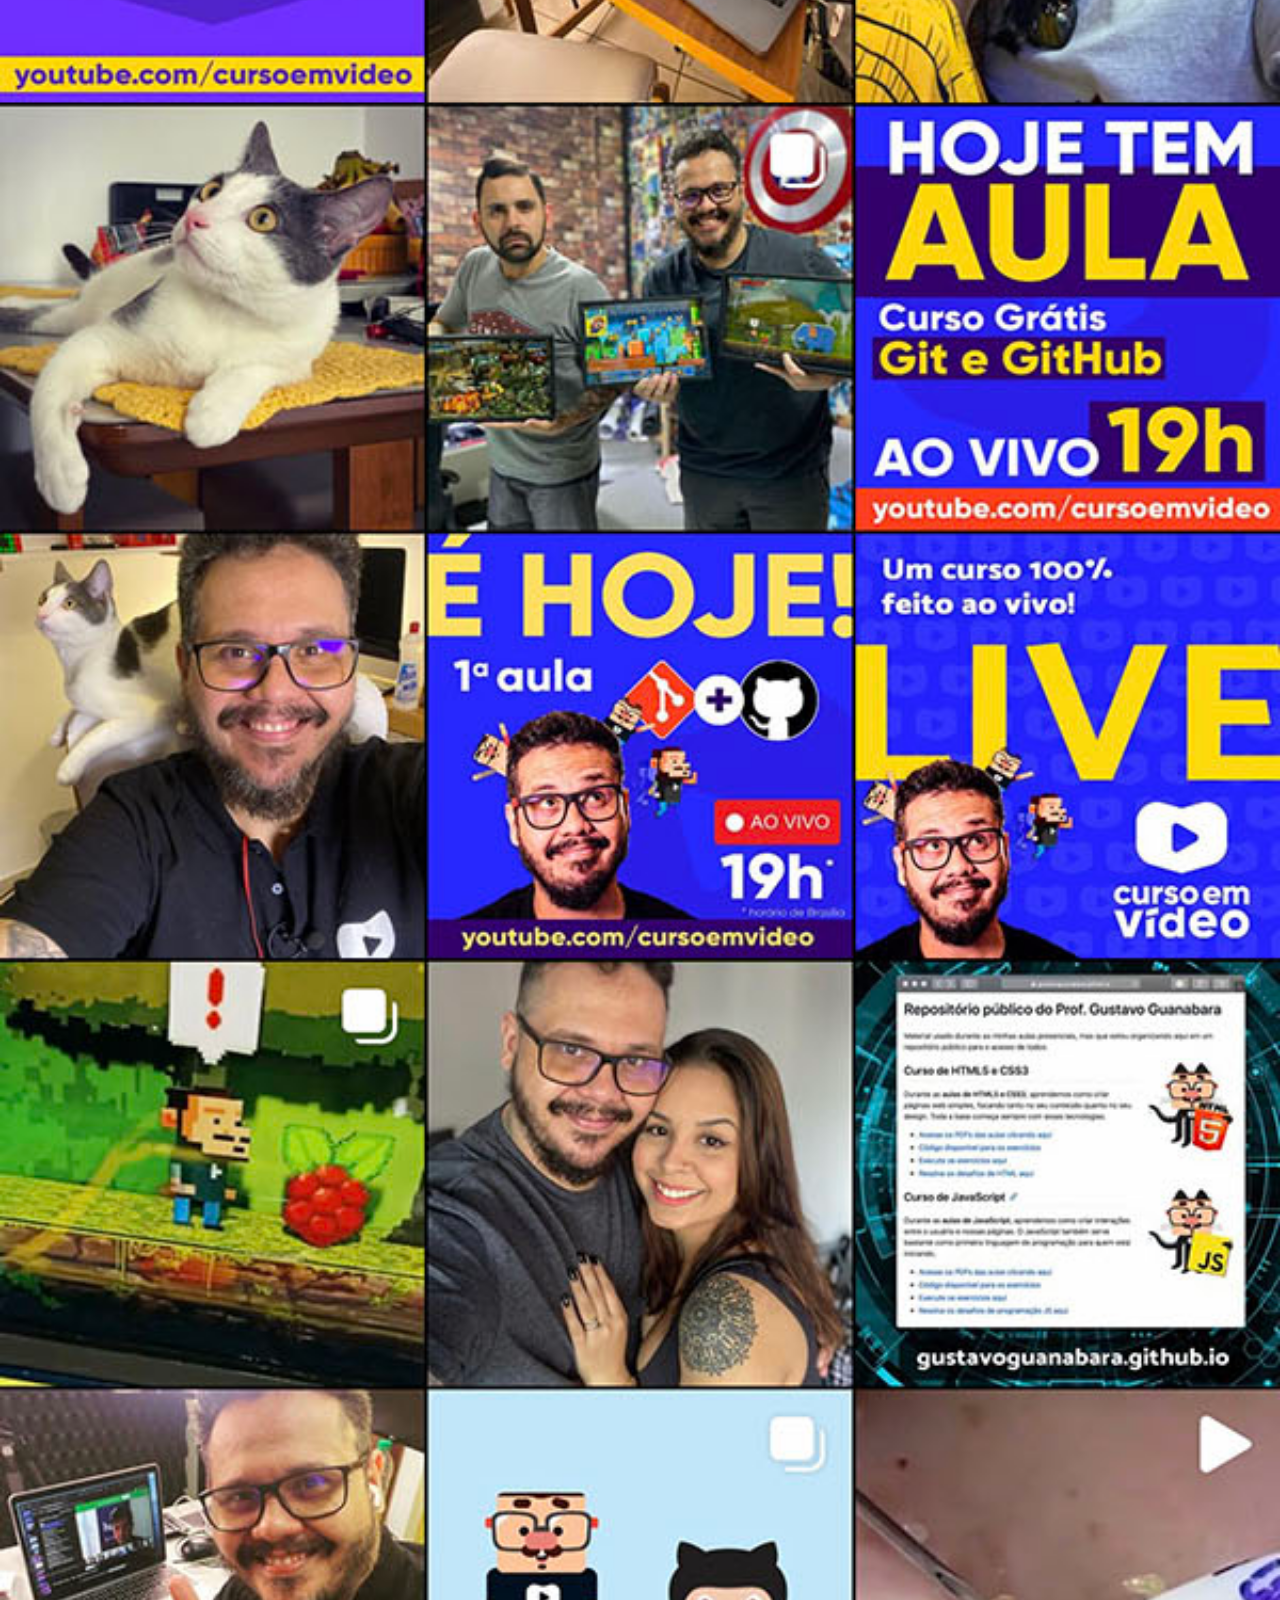
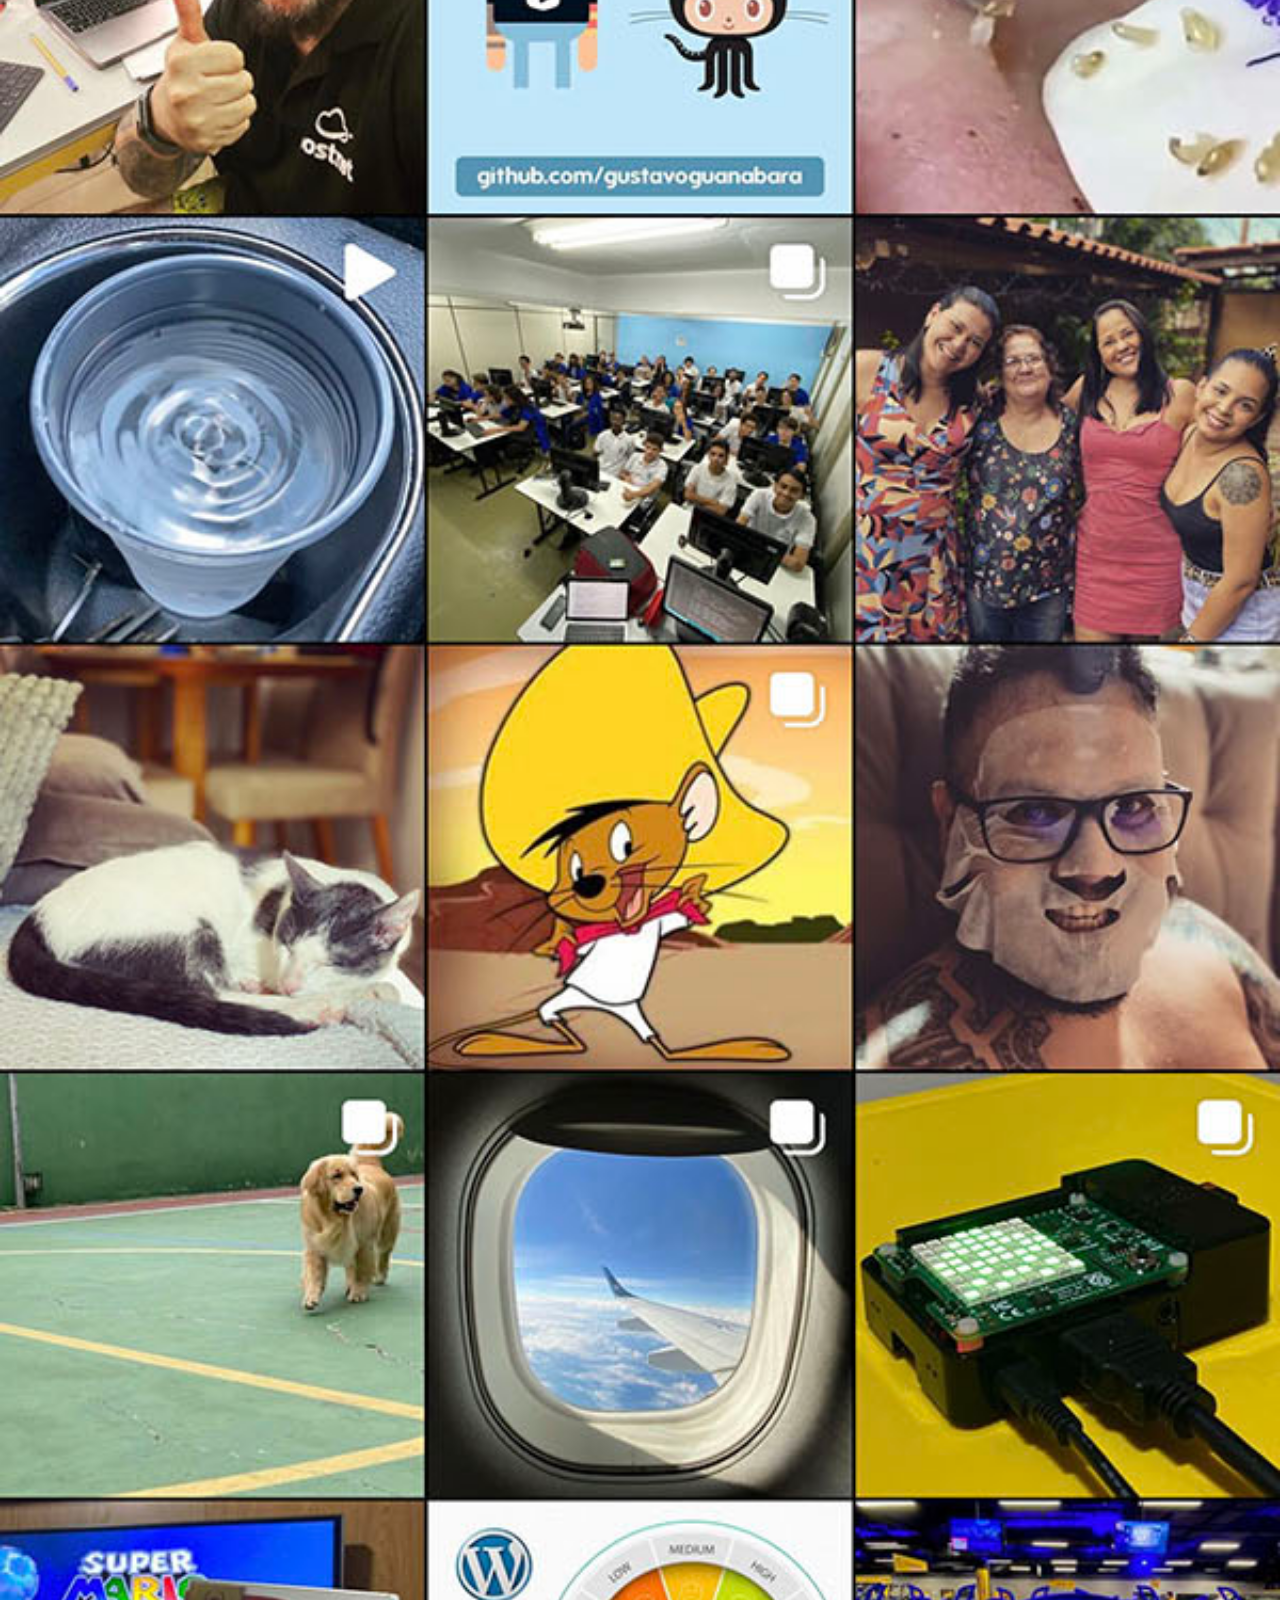
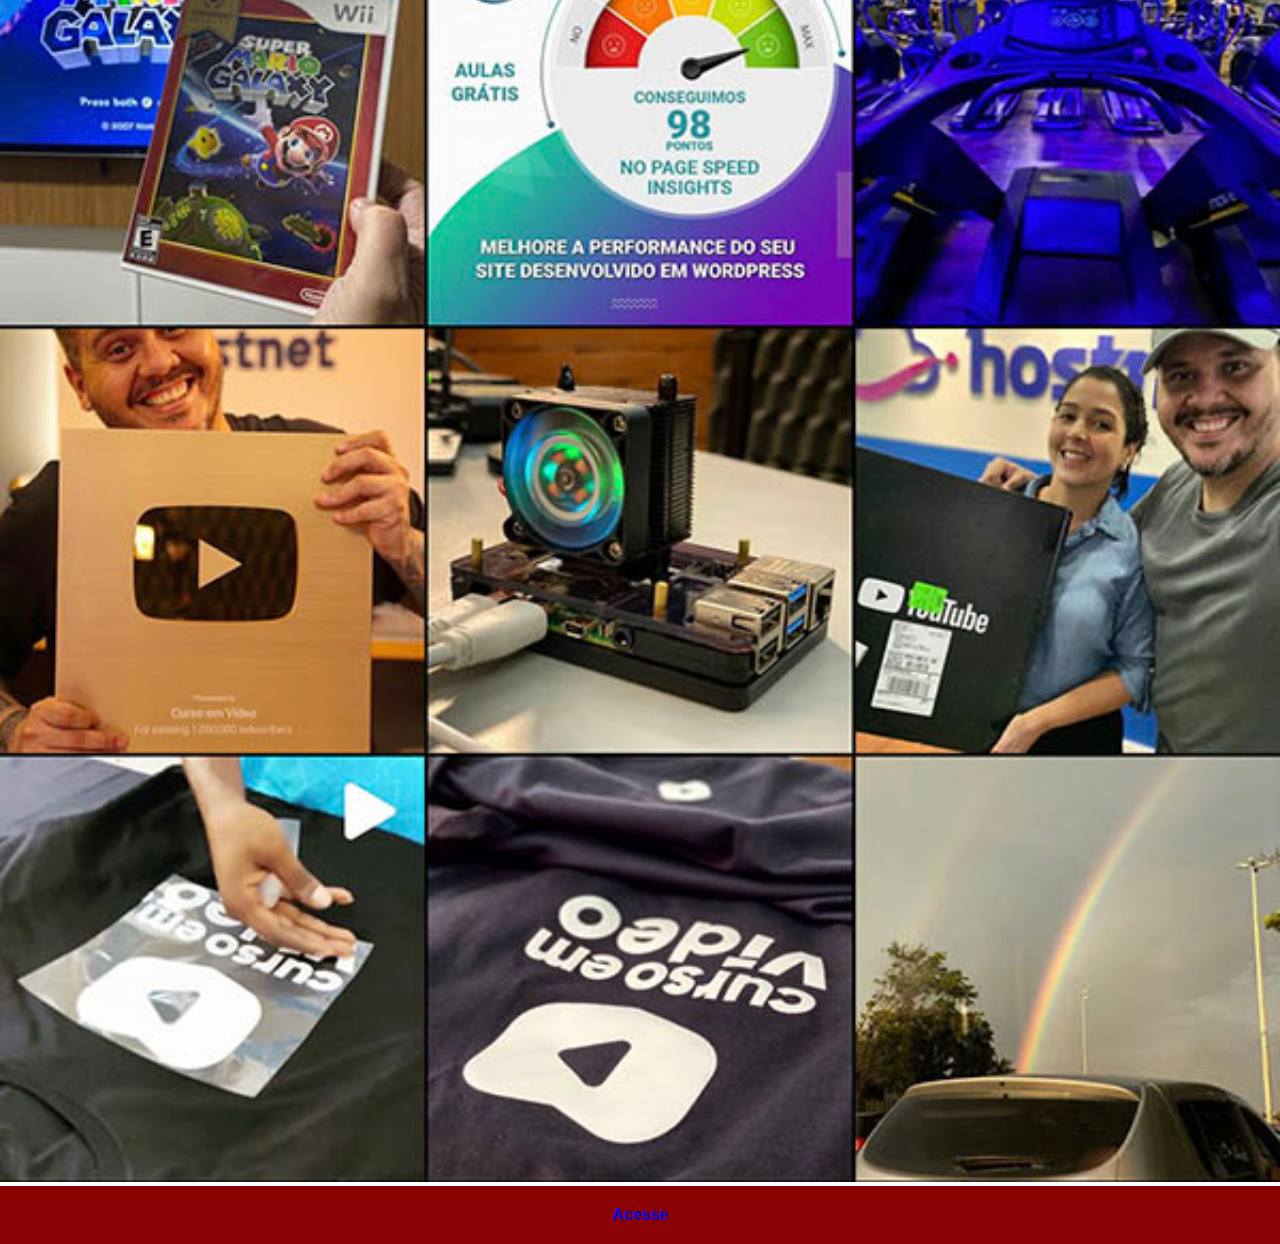
<file: instagram.html>
<!DOCTYPE html>
<html lang="pt-br">
<head>
    <meta charset="UTF-8">
    <meta name="viewport" content="width=device-width, initial-scale=1.0">
    <title>Instagram</title>
    <link rel="stylesheet" href="estilos/social.css">
</head>
<body>
    <img src="imagens/pacote-d013/imagens/tela-instagram.jpg" alt="Instagram"><a href="https://instagram.com/gustavoguanabara" target="_blank">Acesse</a>
</body>
</html>
</file>
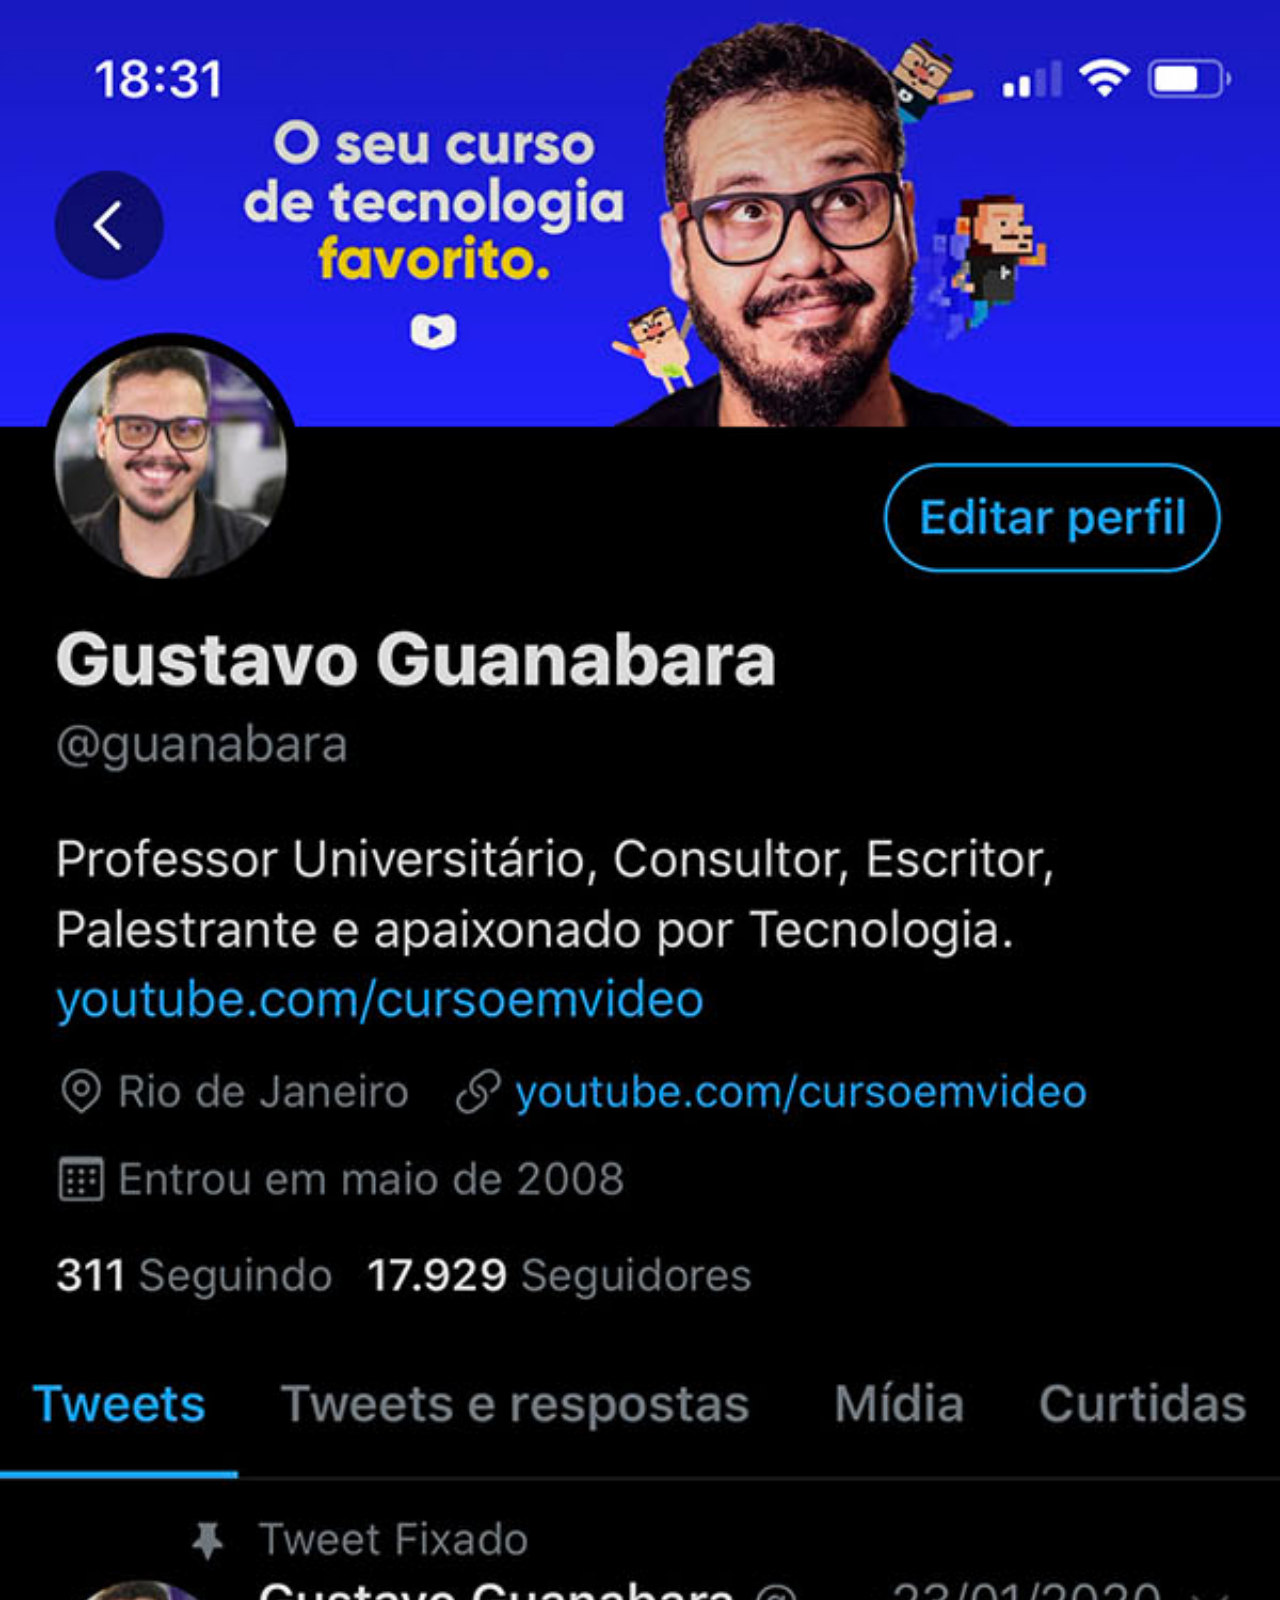
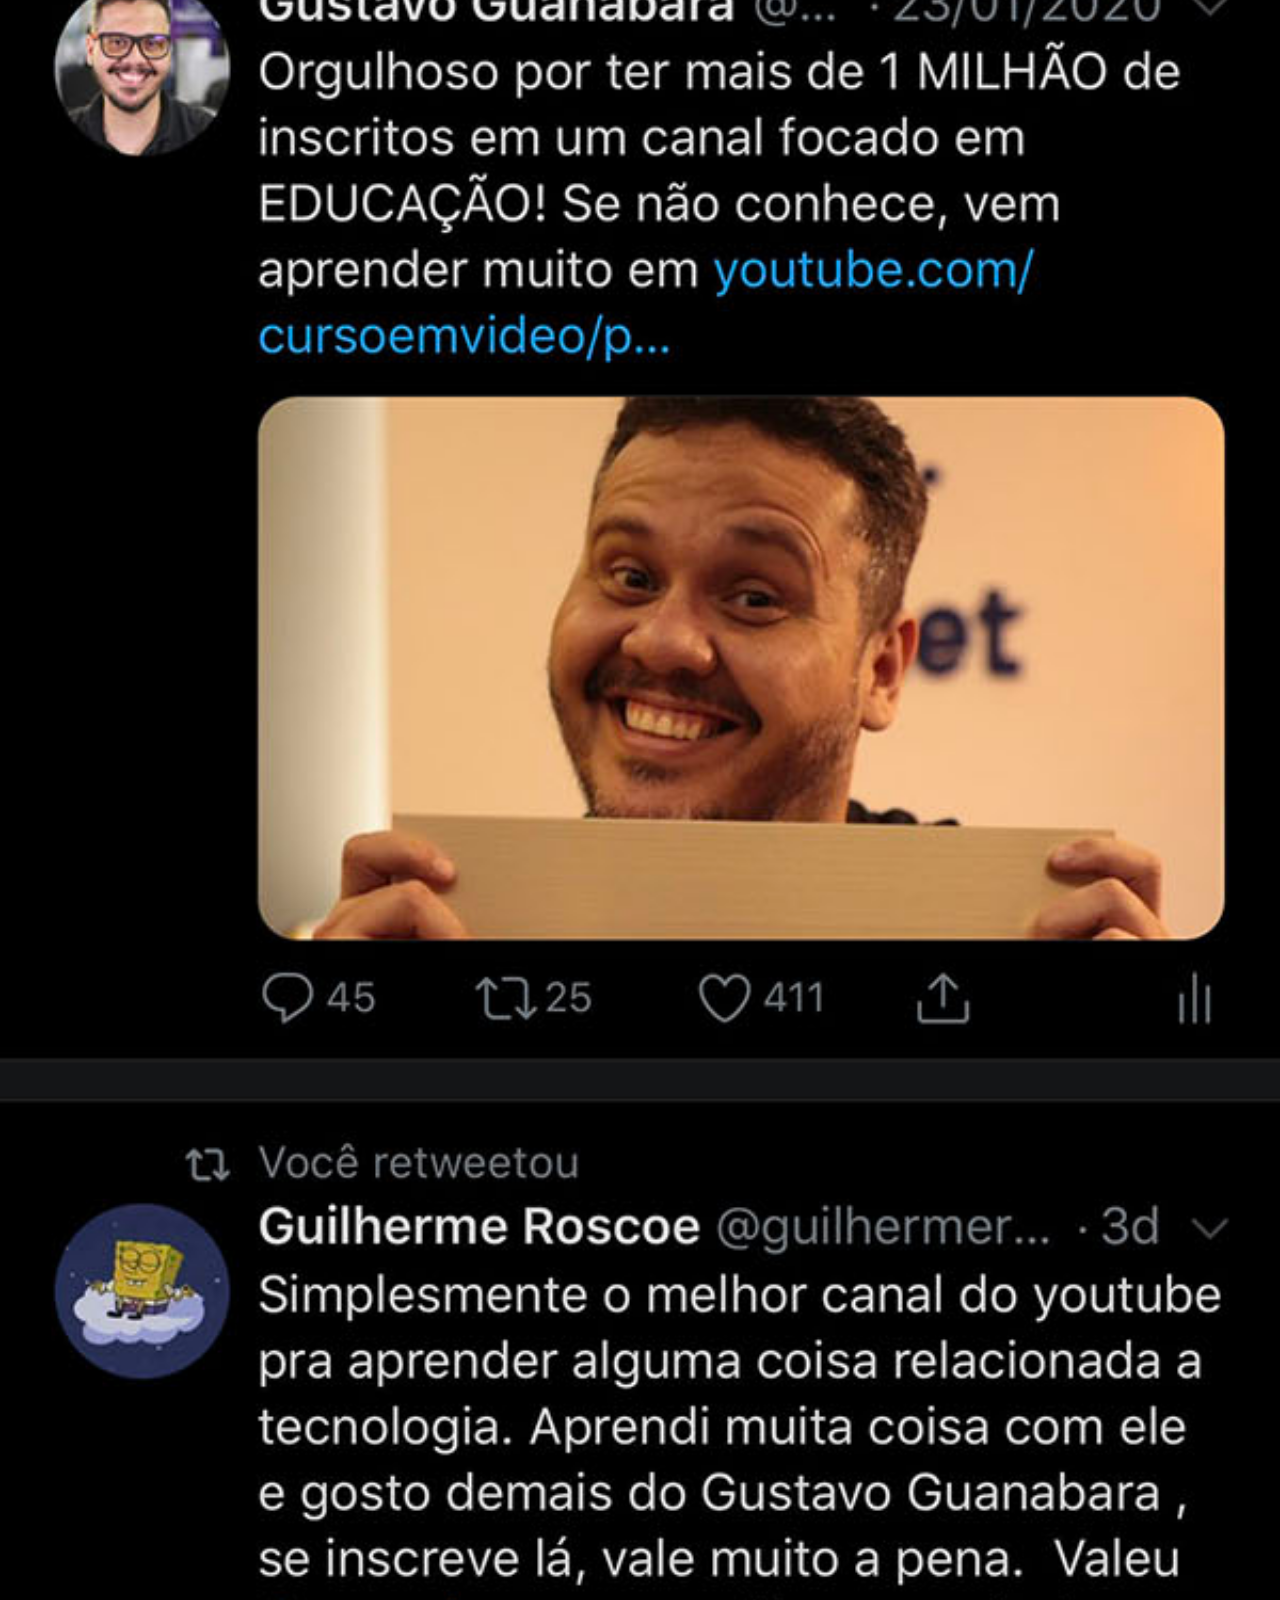
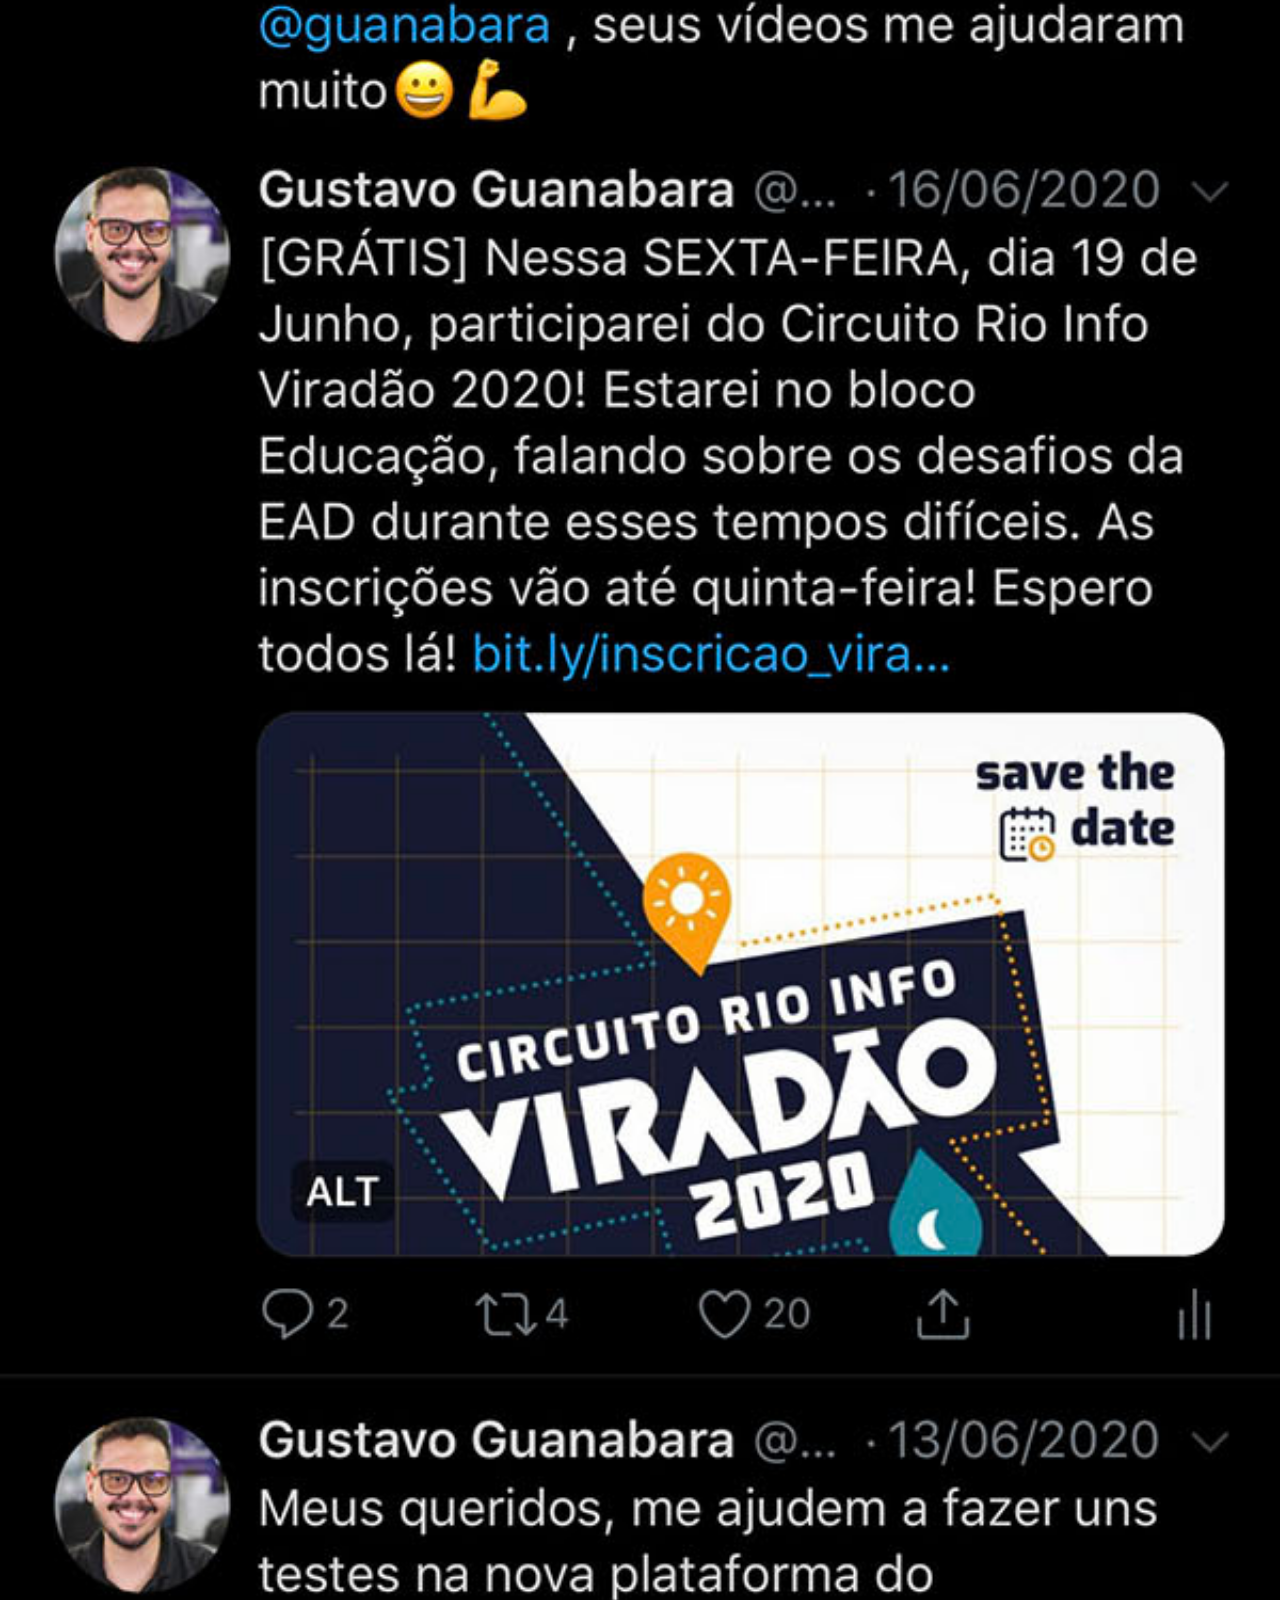
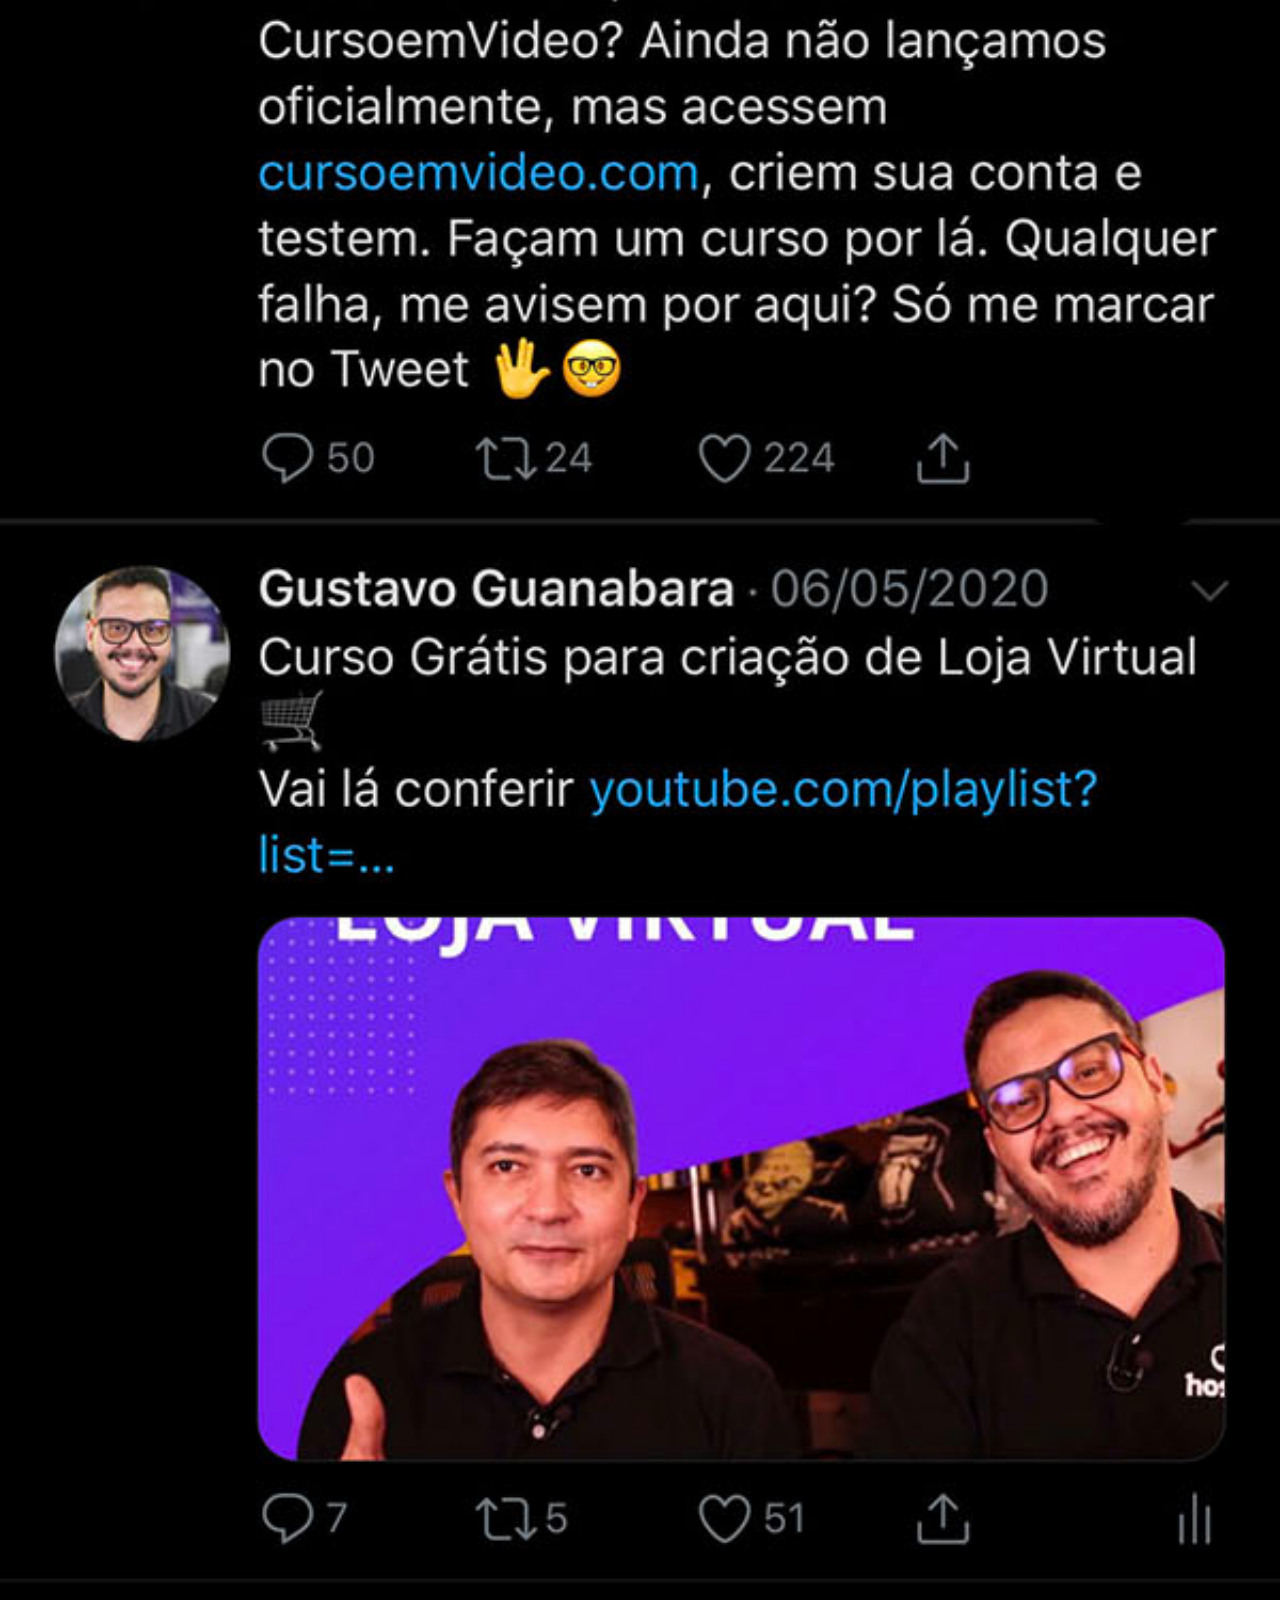
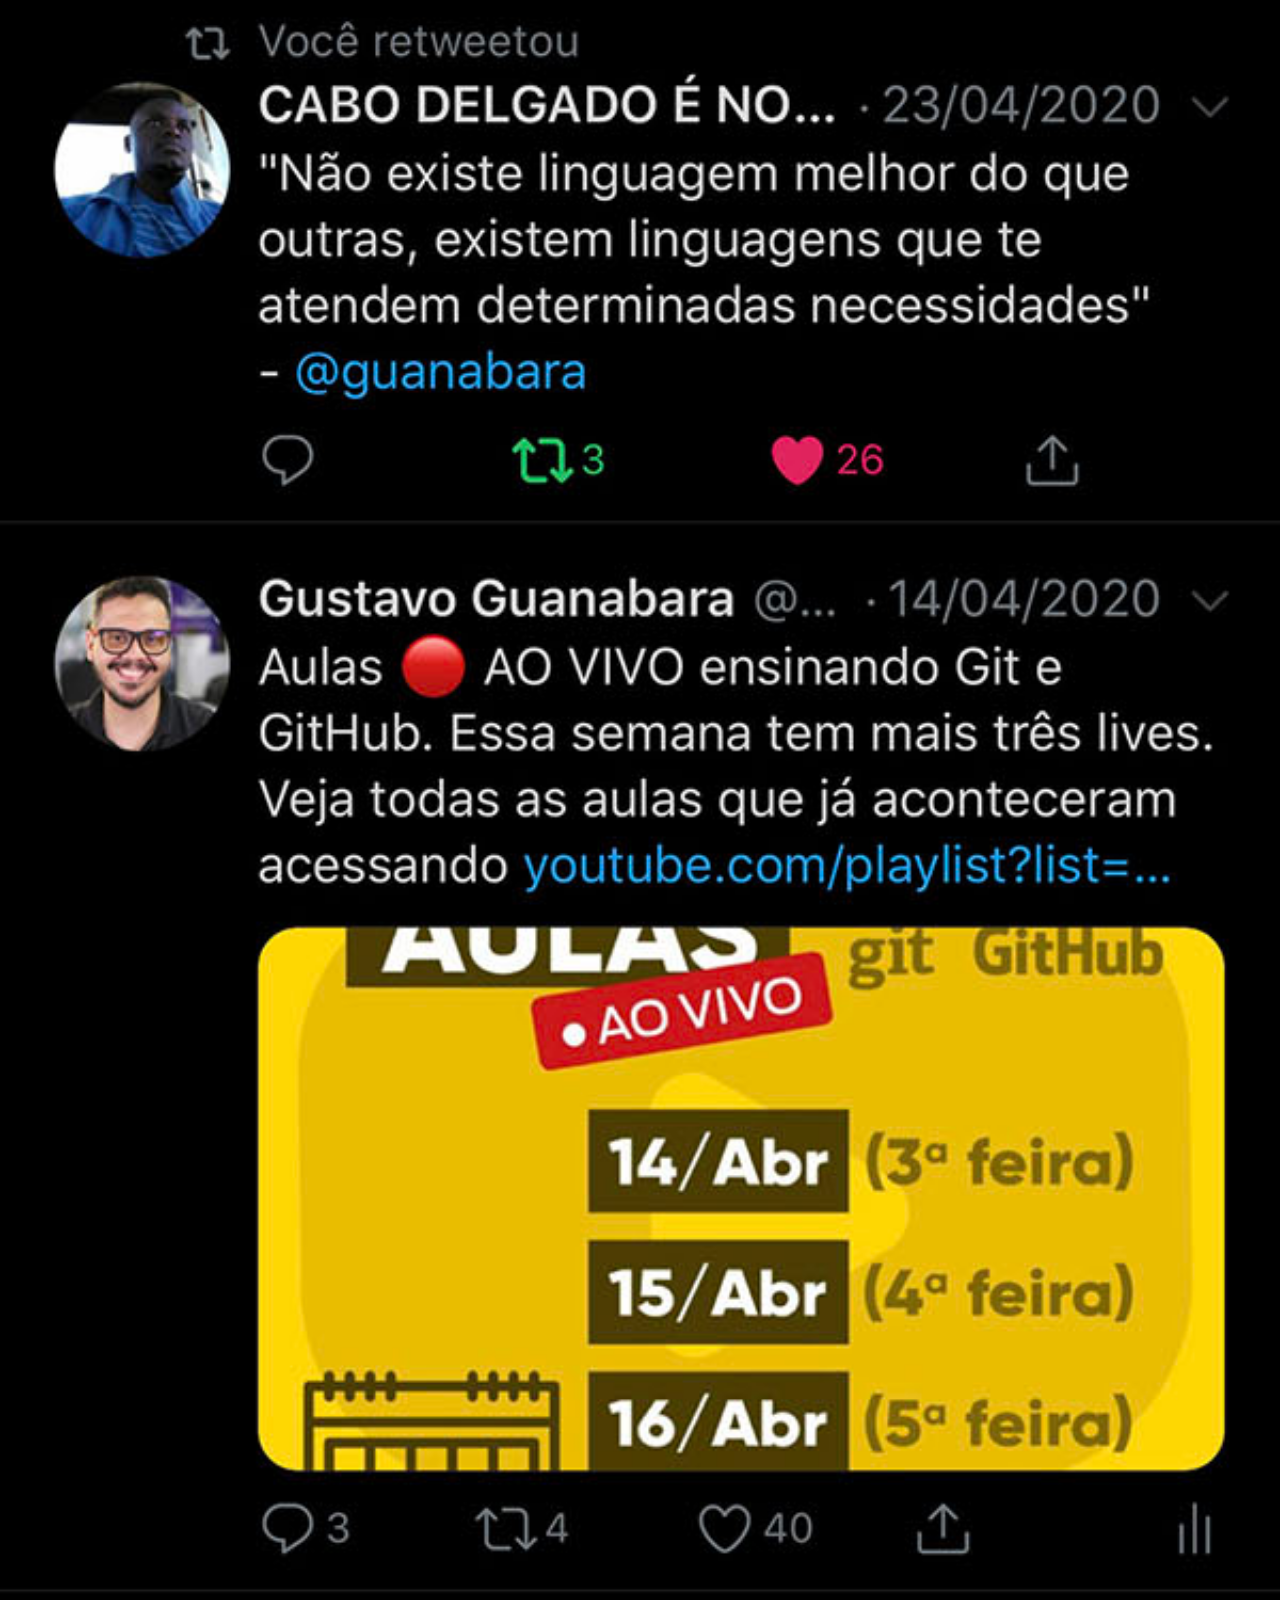
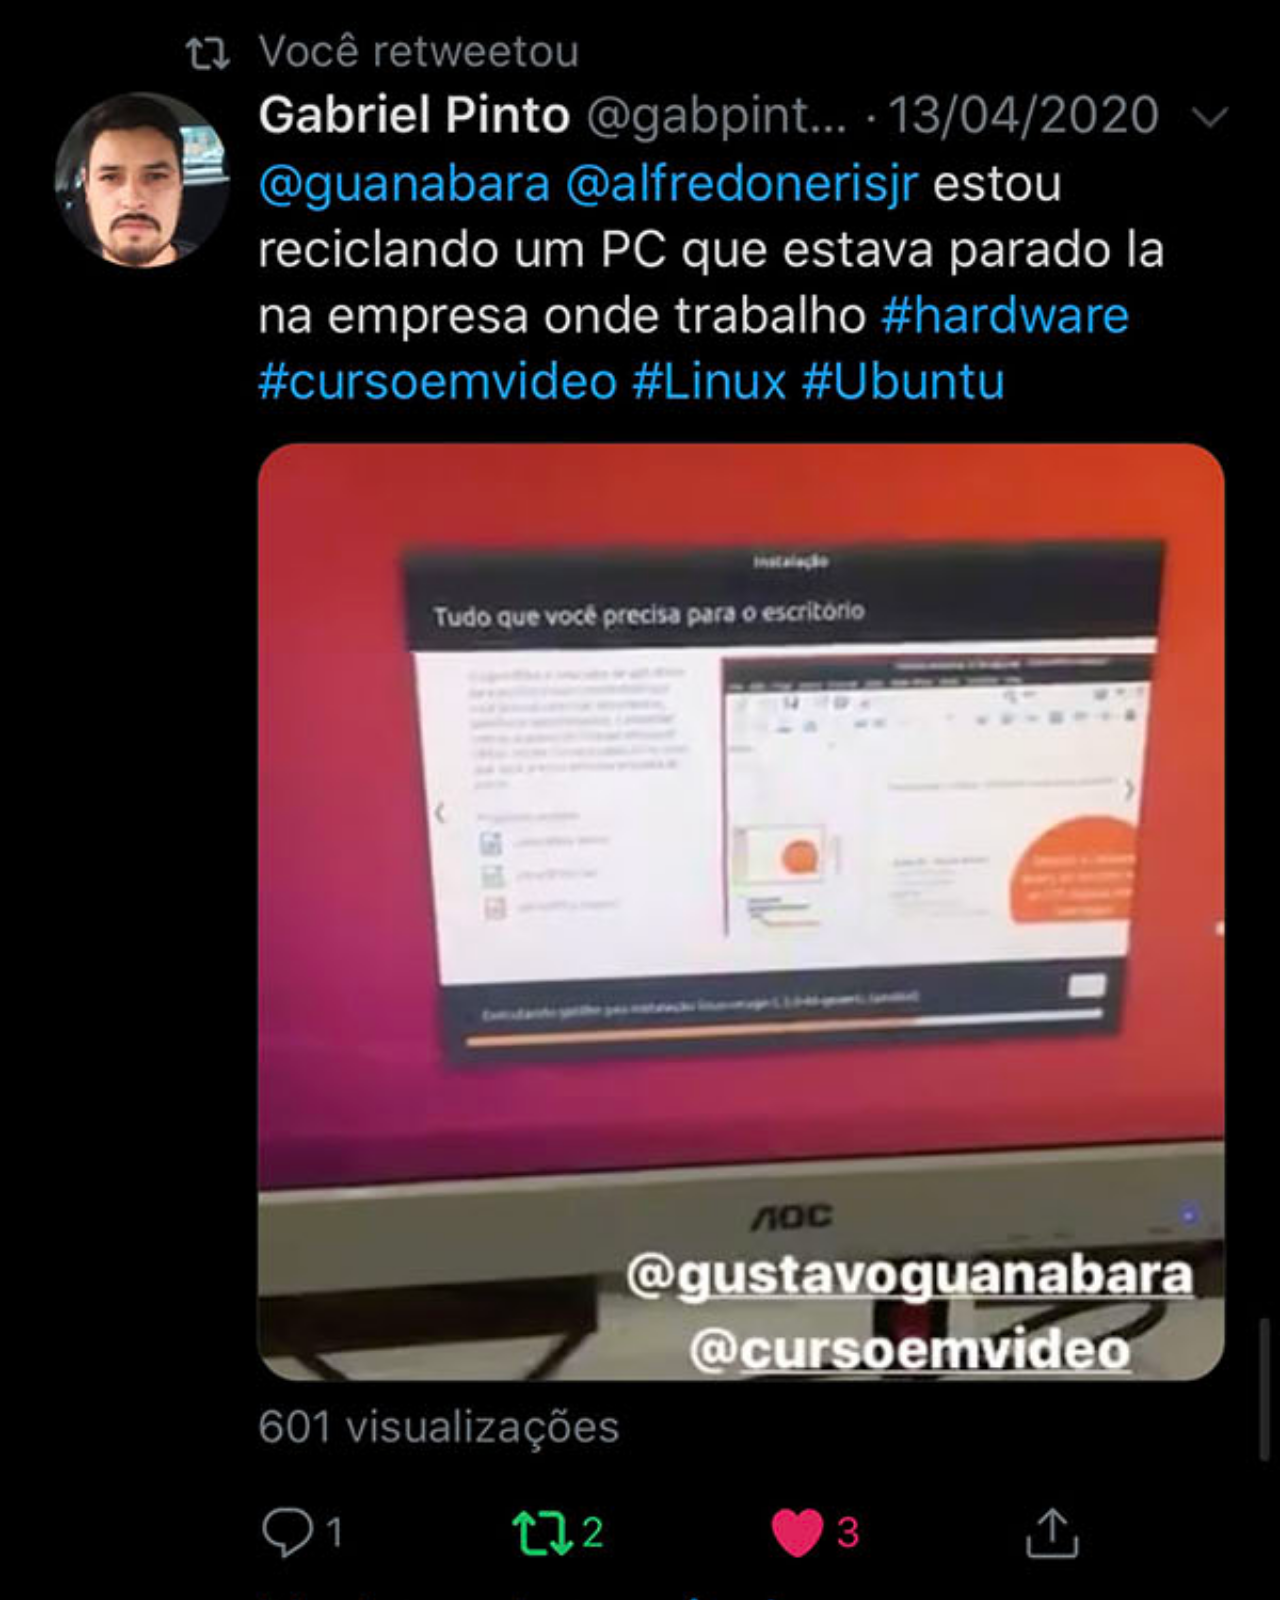
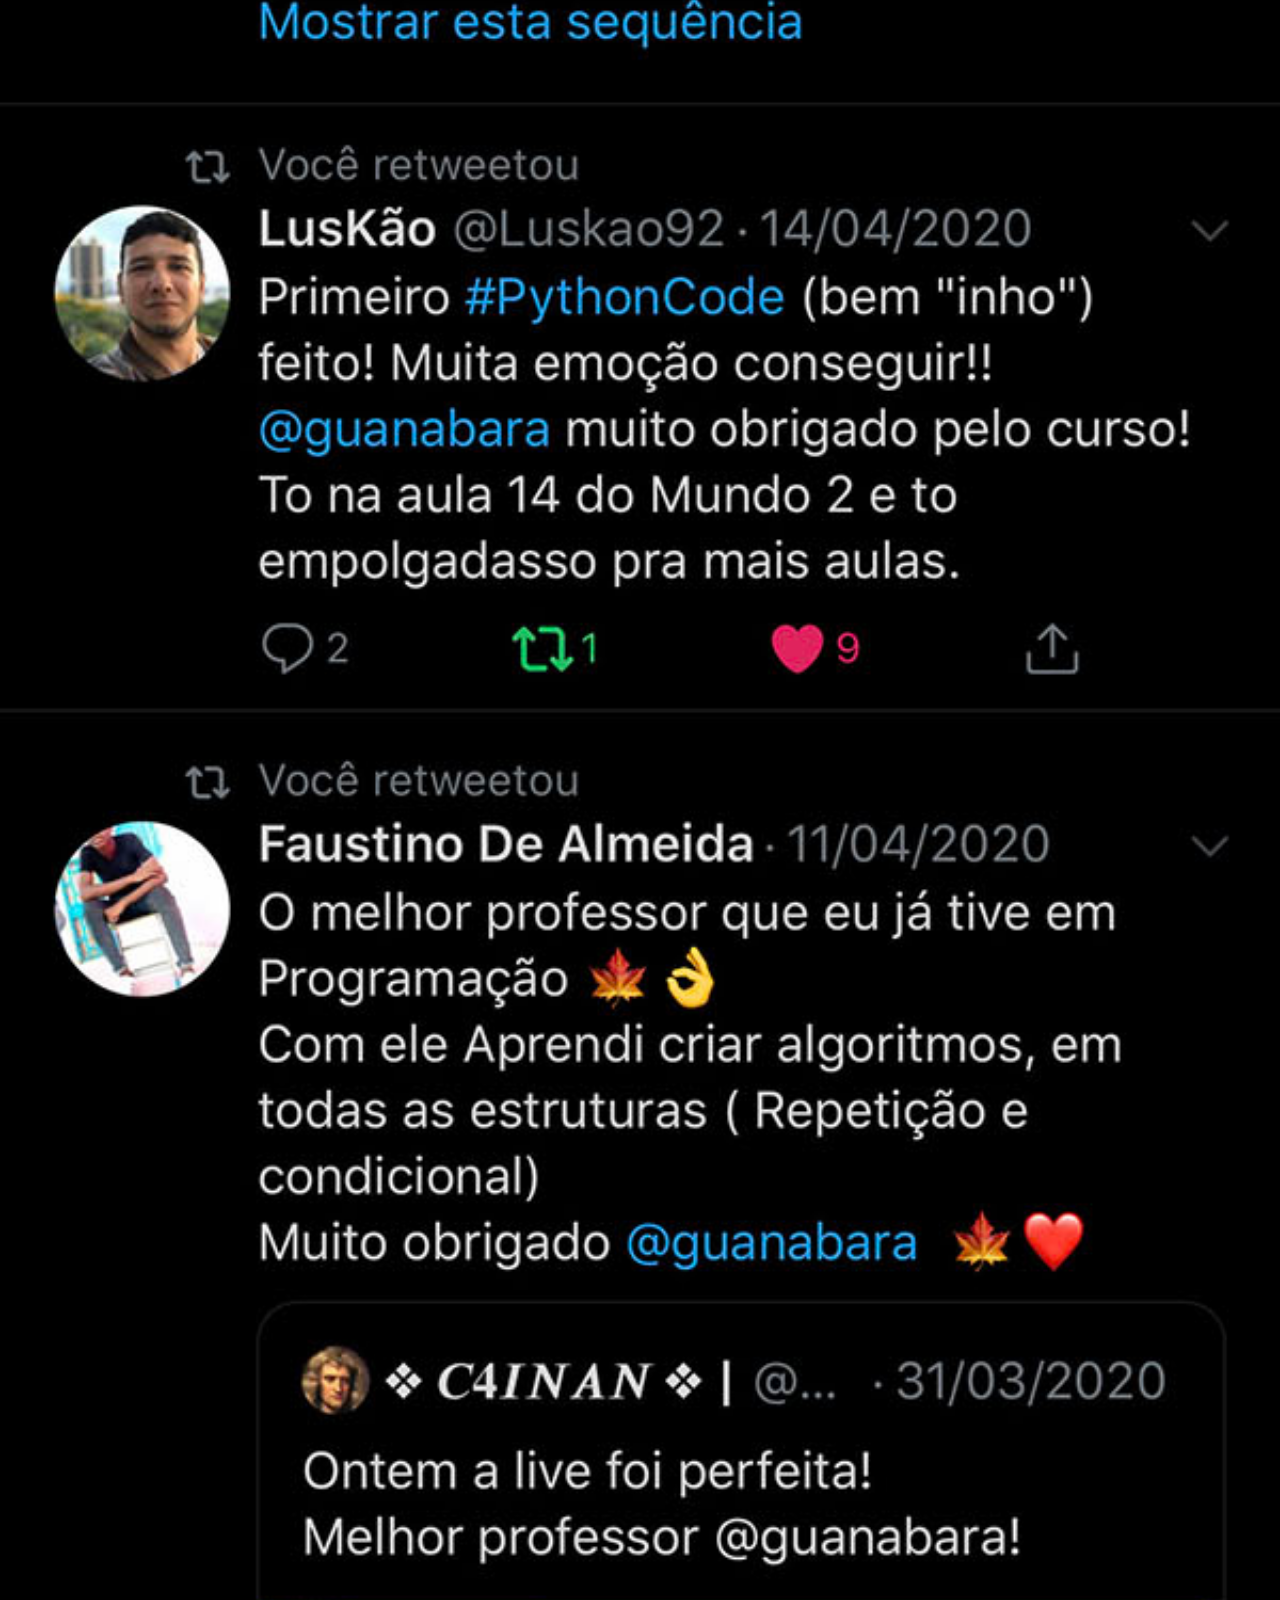
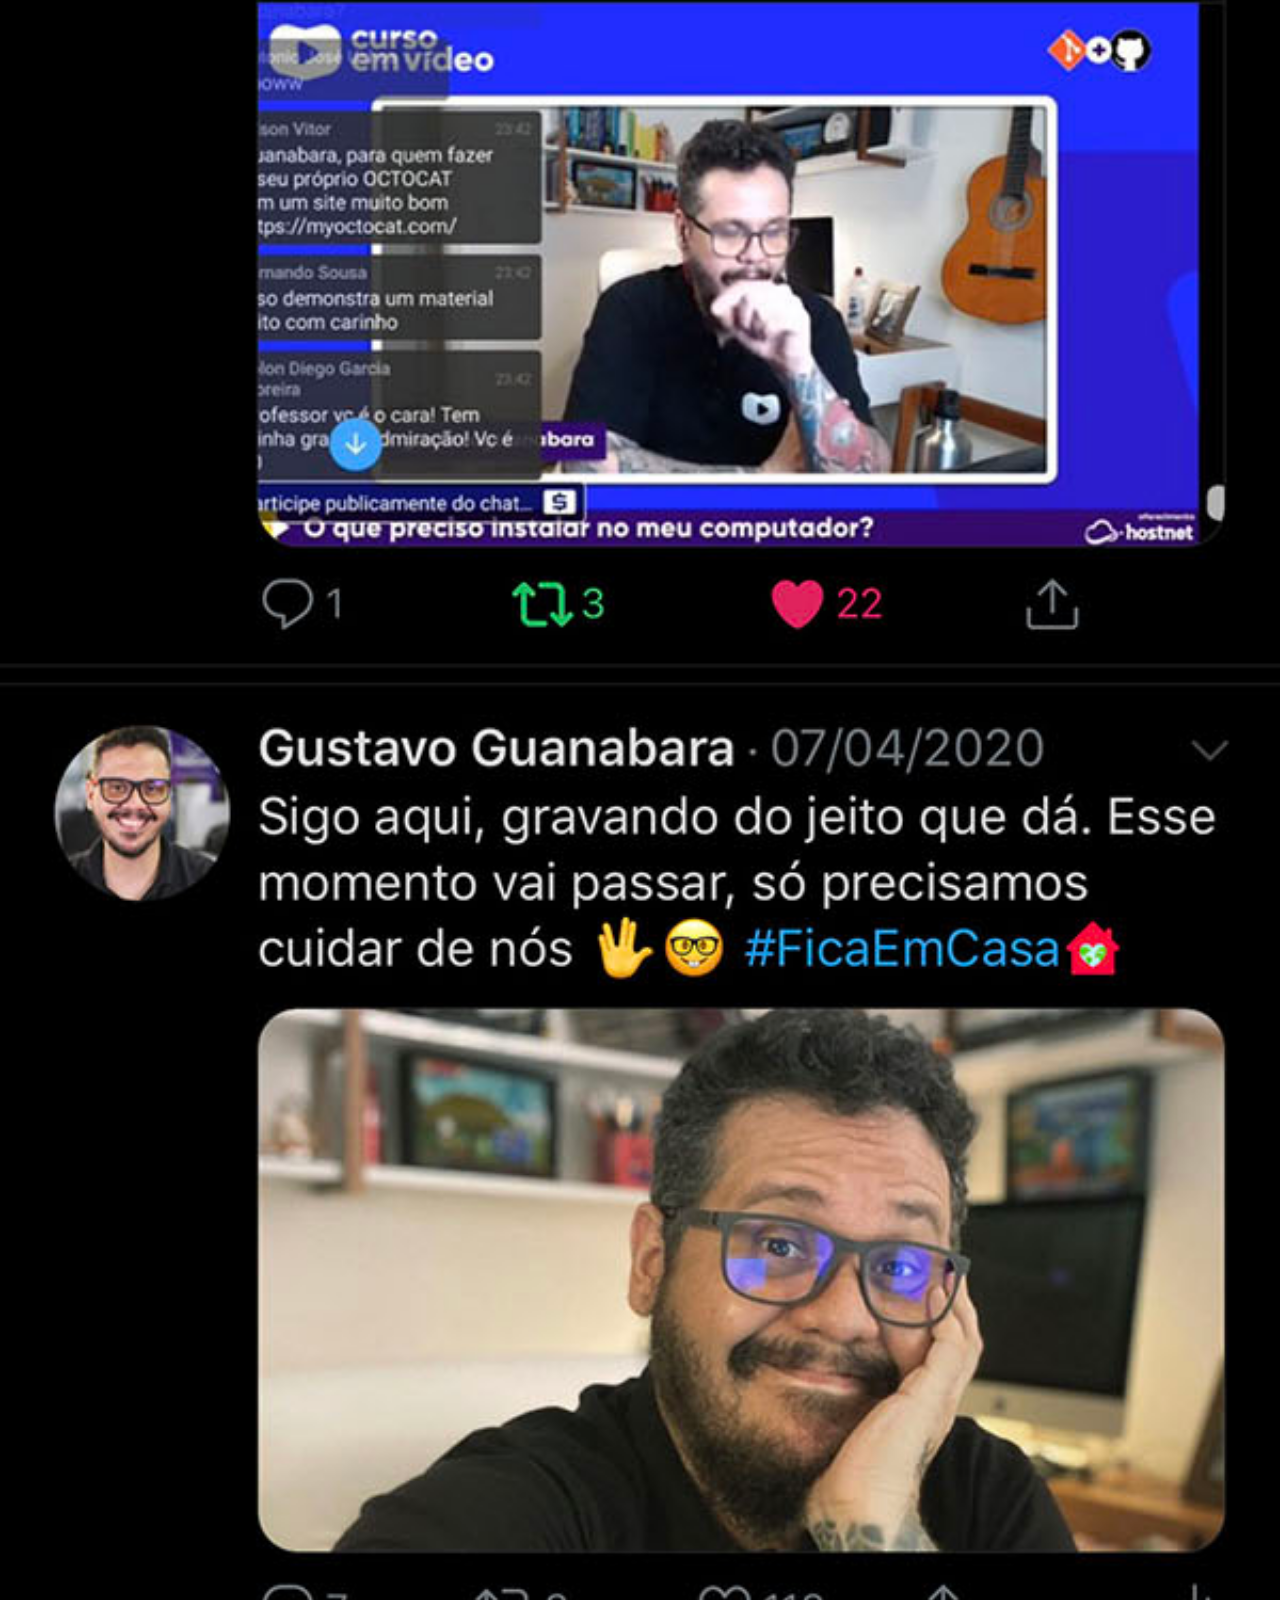
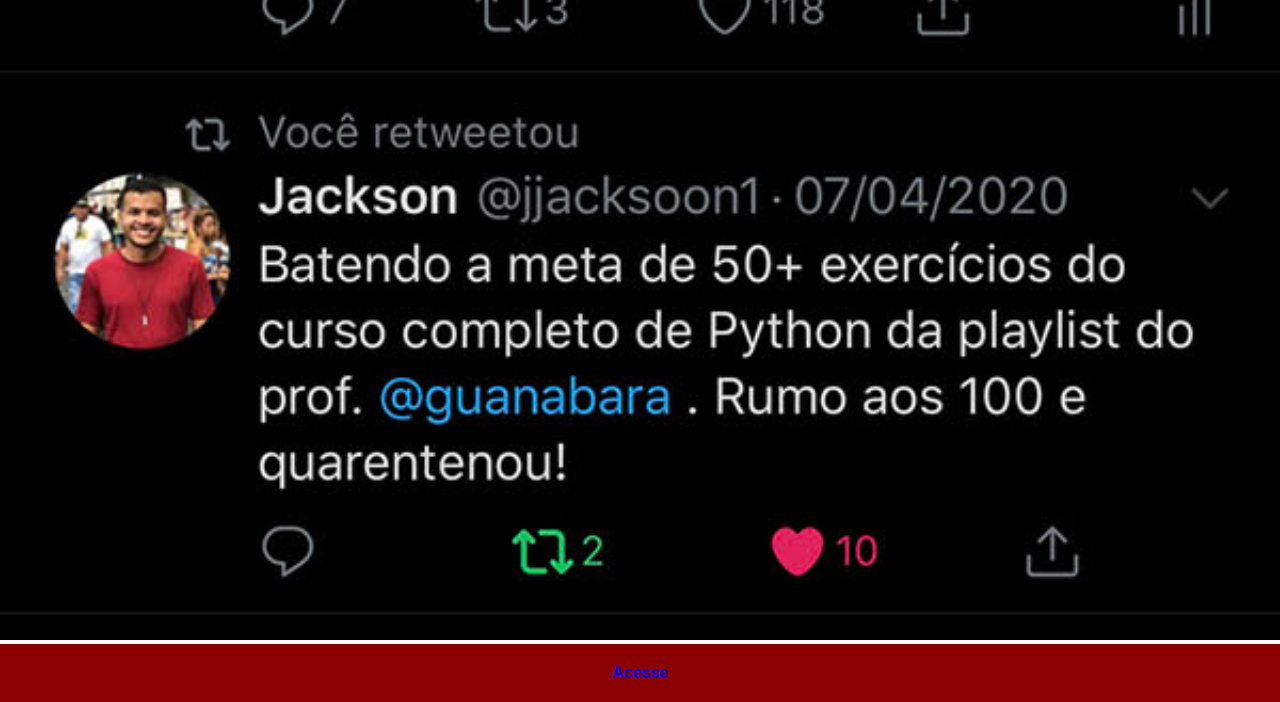
<file: twitter.html>
<!DOCTYPE html>
<html lang="PT-BR">
<head>
    <meta charset="UTF-8">
    <meta name="viewport" content="width=device-width, initial-scale=1.0">
    <title>Twitter</title>
    <link rel="stylesheet" href="estilos/social.css">
</head>
<body>
    <img src="imagens/pacote-d013/imagens/tela-twitter.jpg" alt="Twitter"><a href="https://twitter.com/guanabara" target="_blank">Acesse</a>
</body>
</html>
</file>
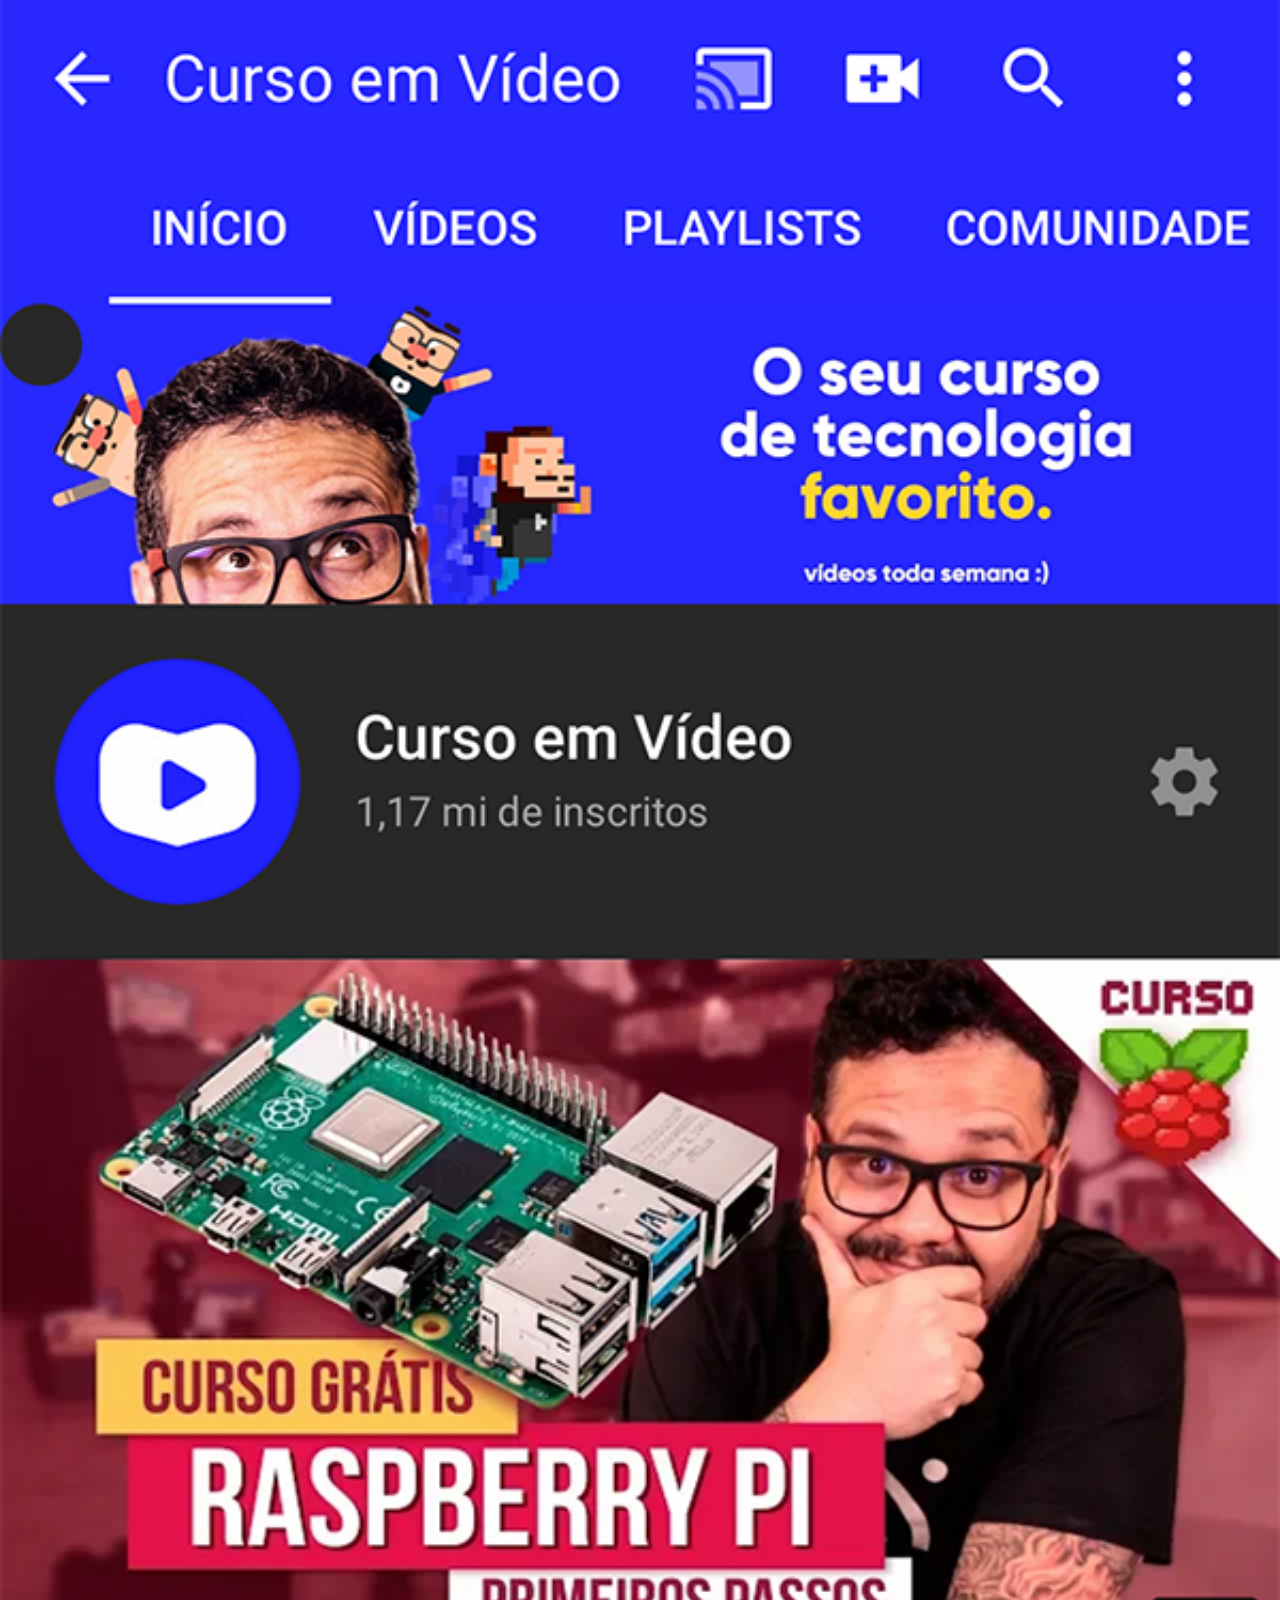
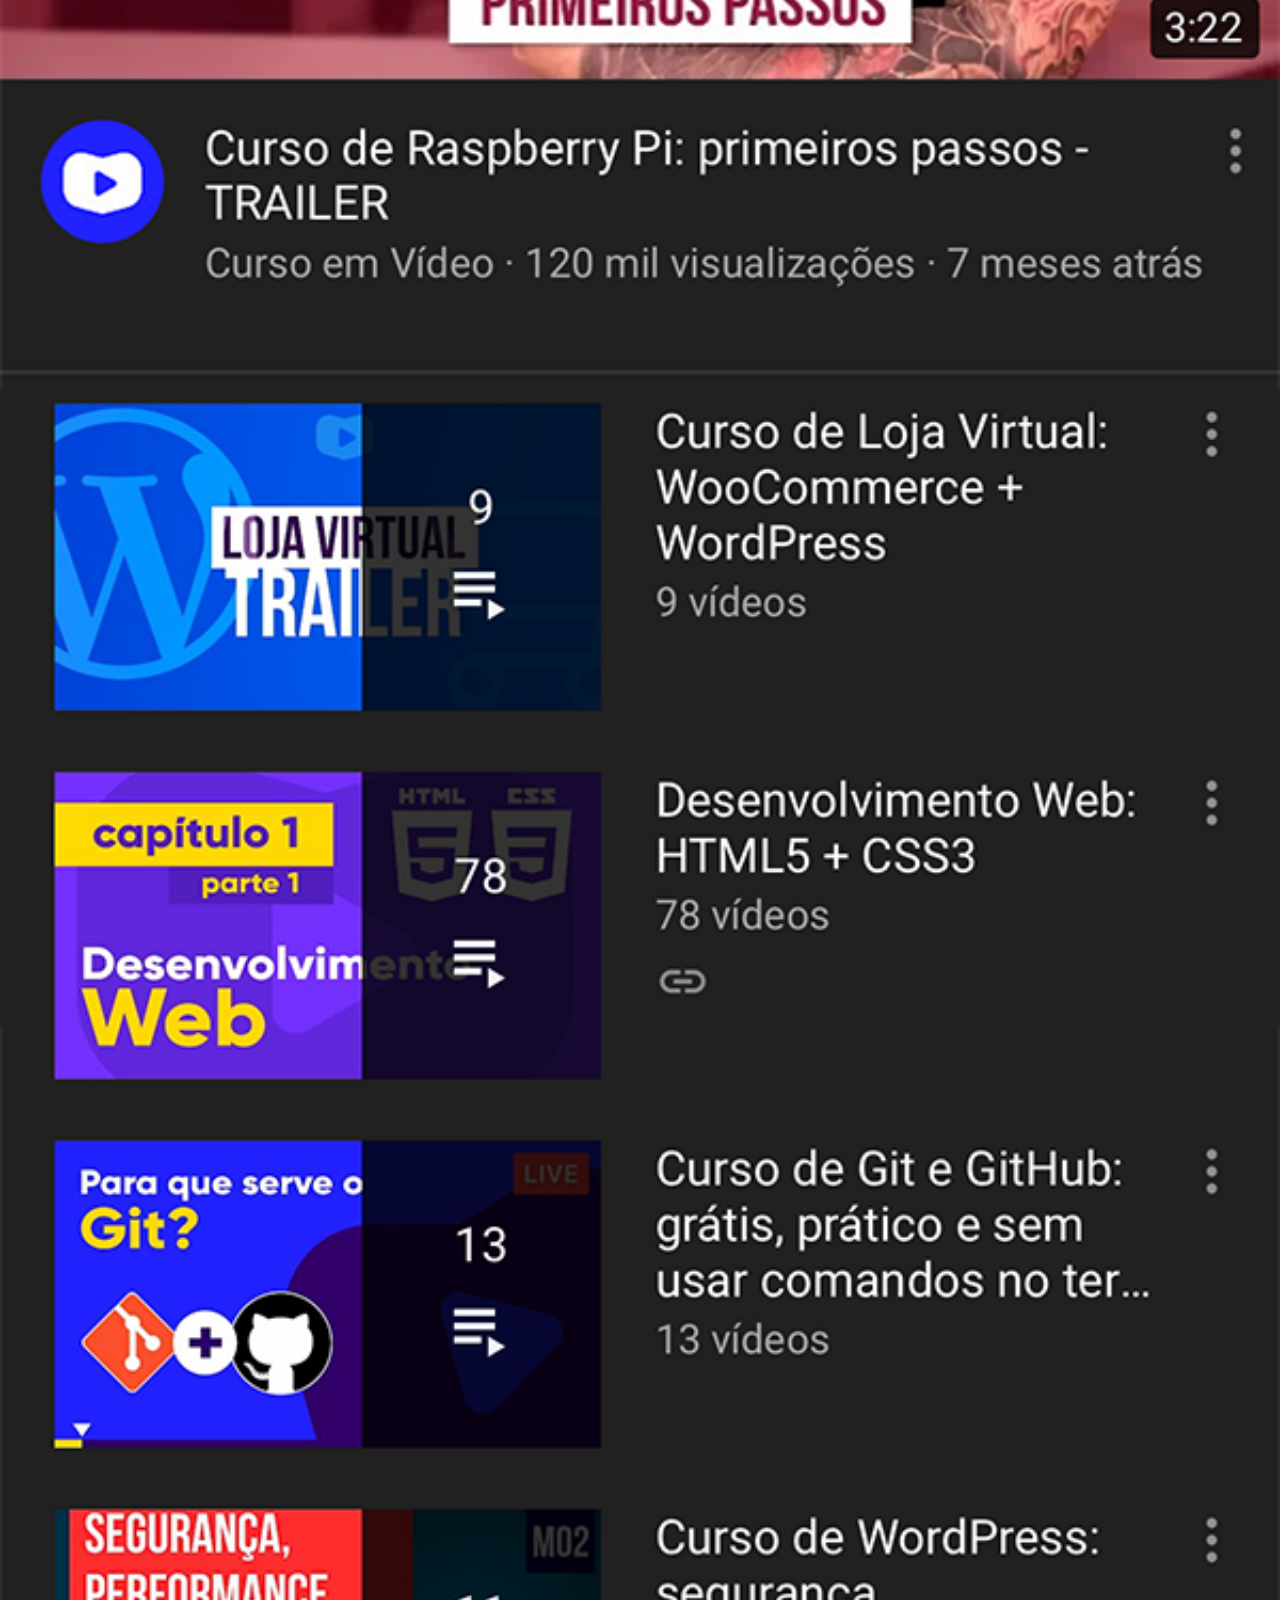
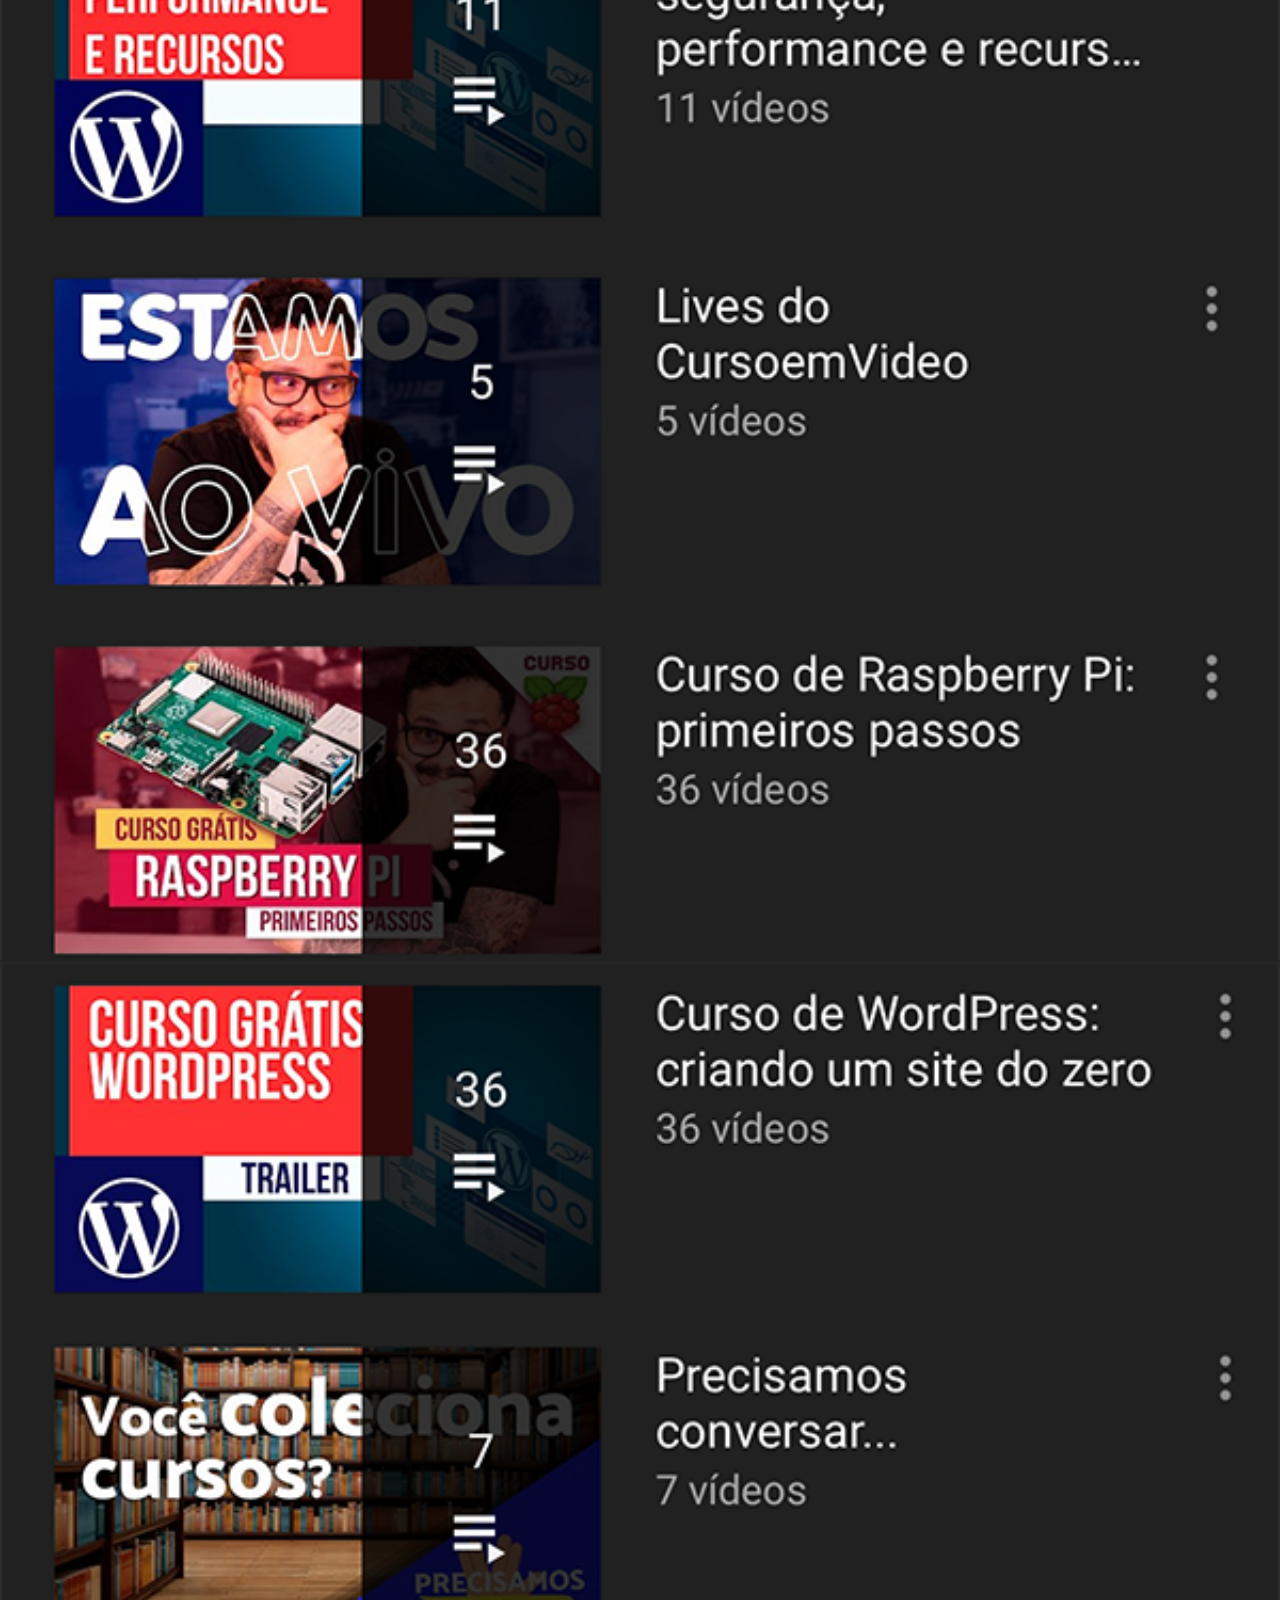
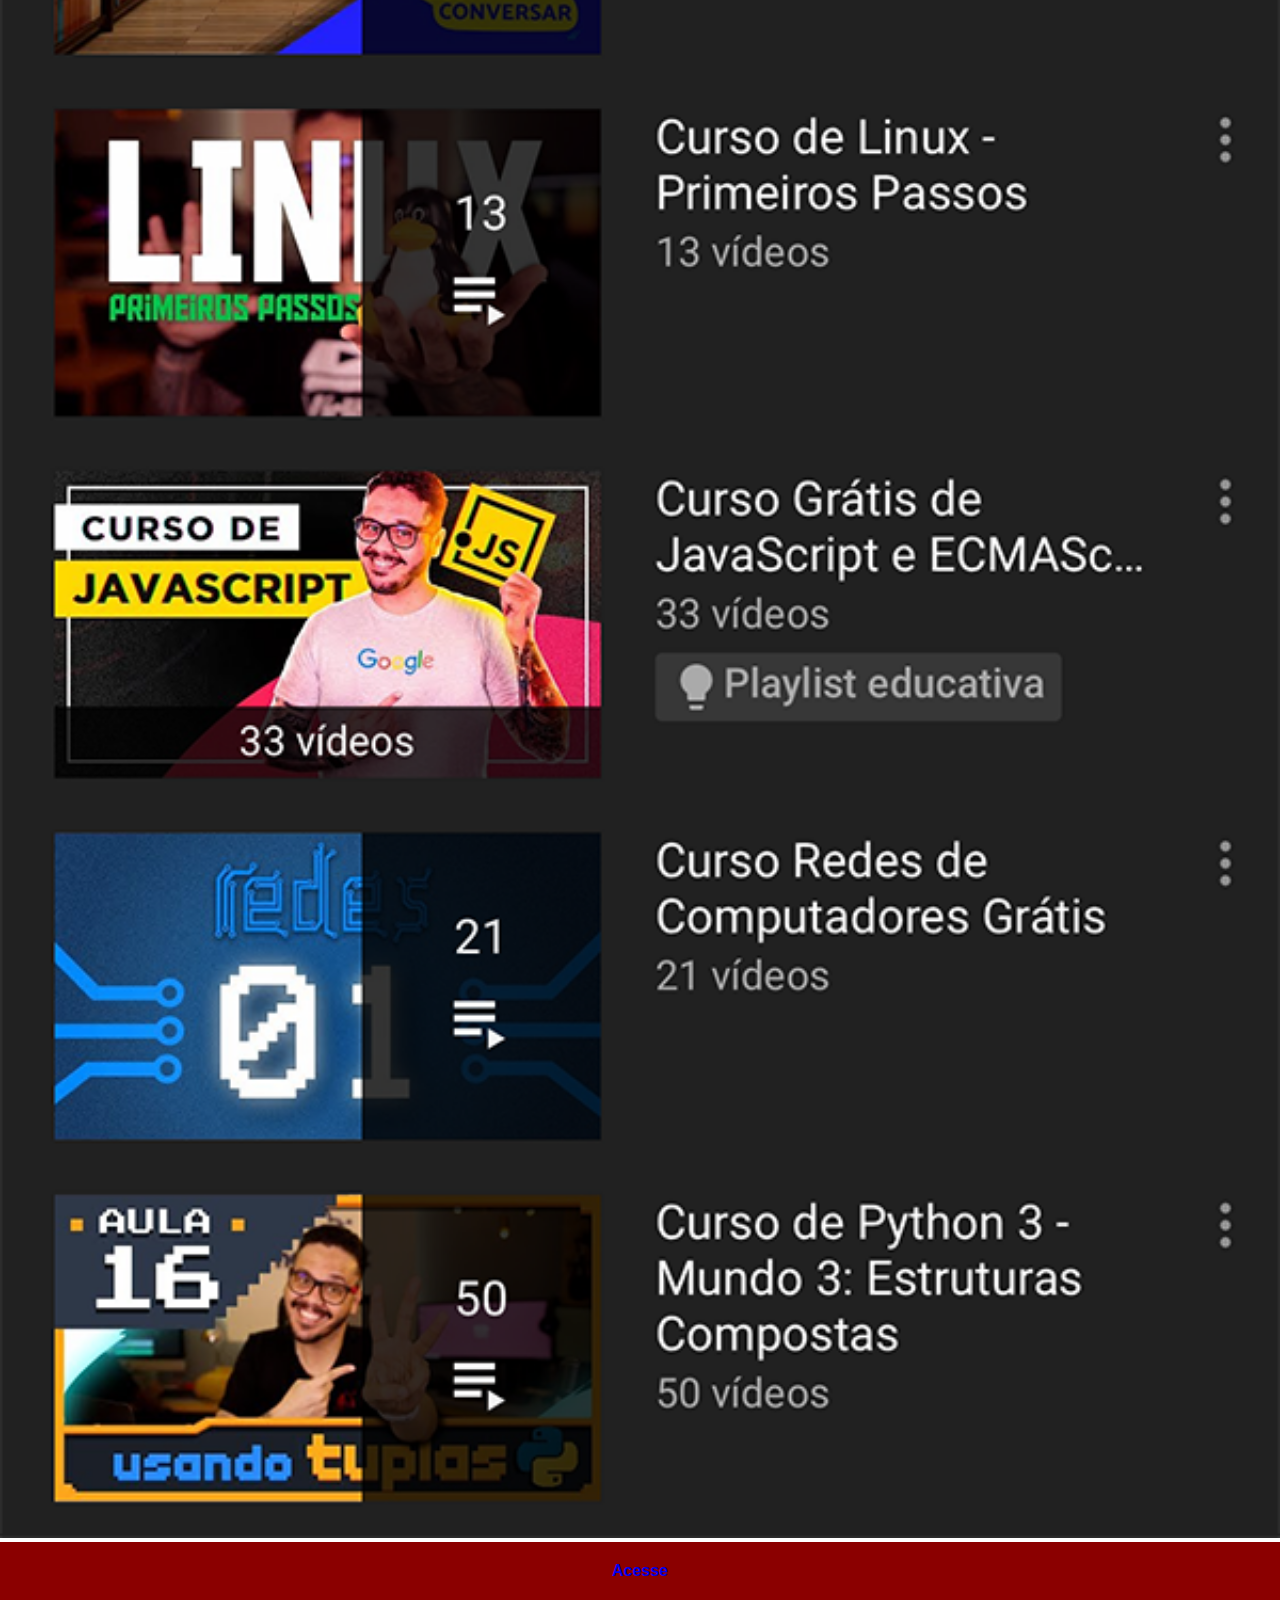
<file: youtube.html>
<!DOCTYPE html>
<html lang="pr-br">
<head>
    <meta charset="UTF-8">
    <meta name="viewport" content="width=device-width, initial-scale=1.0">
    <title>Youtube</title>
    <link rel="stylesheet" href="estilos/social.css">
</head>
<body>
    <img src="imagens/pacote-d013/imagens/tela-youtube.png" alt="Youtube">
    <a href="https://www.youtube.com/cursoemvideo" target="_blank">Acesse</a>
</body>
</html>
</file>
<file: estilos/style.css>
@charset "UTF-8";

* {
    margin: 0px;
    padding: 0px;
    font-family: Arial, Helvetica, sans-serif;
}

html, body {
    height: 100vh;
    width: 100vw;
    background-color: black;
}

main {
    position: relative;
    height: 100vh;
}

body {
    background: url('../imagens/pacote-d013/imagens/fundo-madeira.jpg') no-repeat top center;
    background-size: cover;
    background-attachment: fixed;
}

#telefone {
    position: absolute;
    top: 50%;
    left: 50%;
    transform: translate(-50%, -50%);
    height: 627px;
    width: 311px;
    background: url('../imagens/pacote-d013/imagens/frame-iphone.png') no-repeat;
}

#tela {
    position: relative;
    top: 80px;
    left: 22px;
    width: 267px;
    height: 471px;
}

#redes-sociais img {
    width: 50px;
    margin: 10px;
    border-radius: 50%;
    box-shadow: 2px 2px 5px rgba(0, 0, 0, 0.432);
    box-sizing: border-box;
}

#redes-sociais img:hover {
    border: 2px solid rgba(255, 255, 255, 0.74);
    transform: translate(-3px, -3px);
    box-shadow: 5px 5px 10px rgba(0, 0, 0, 0.623);
    transition: transform .3s;
}

a {
    color: white;
    text-decoration: none;
    font-weight: bold;
}

a:hover {
    text-decoration: underline;
}

a::after {
    content: '\00A0\1F517';
}

footer > p {
    color: white;
    background-color: black;
    text-align: center;
    padding: 5px;
}
</file>
<file: estilos/social.css>
@charset "UTF-8";

* {
    margin: 0px;
    padding: 0px;
    font-family: Arial, Helvetica, sans-serif;
}

img {
    width: 100vw;
}

a {
    display: block;
    background-color: darkred;
    padding: 20px;
    text-align: center;
    font-weight: bold;
    text-decoration: none;
}

a:hover {
    background-color: red;
}
</file>
